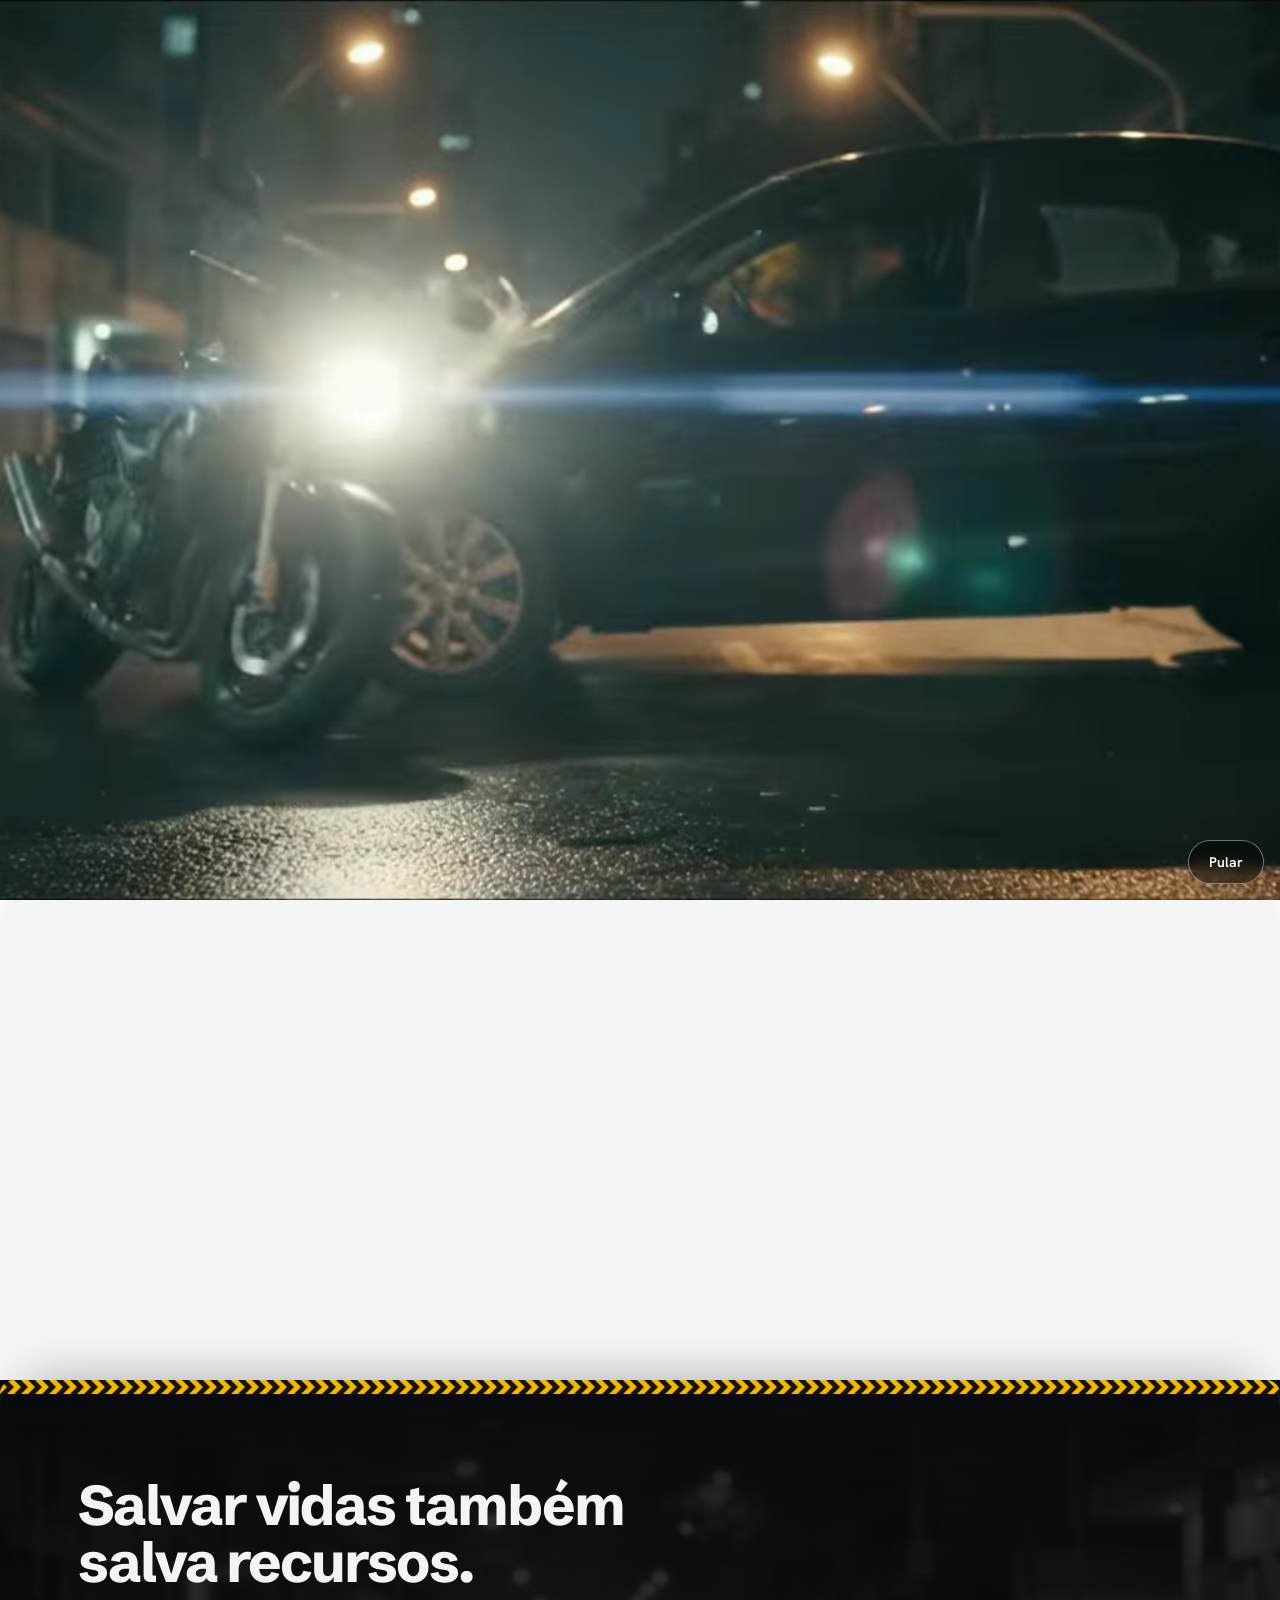
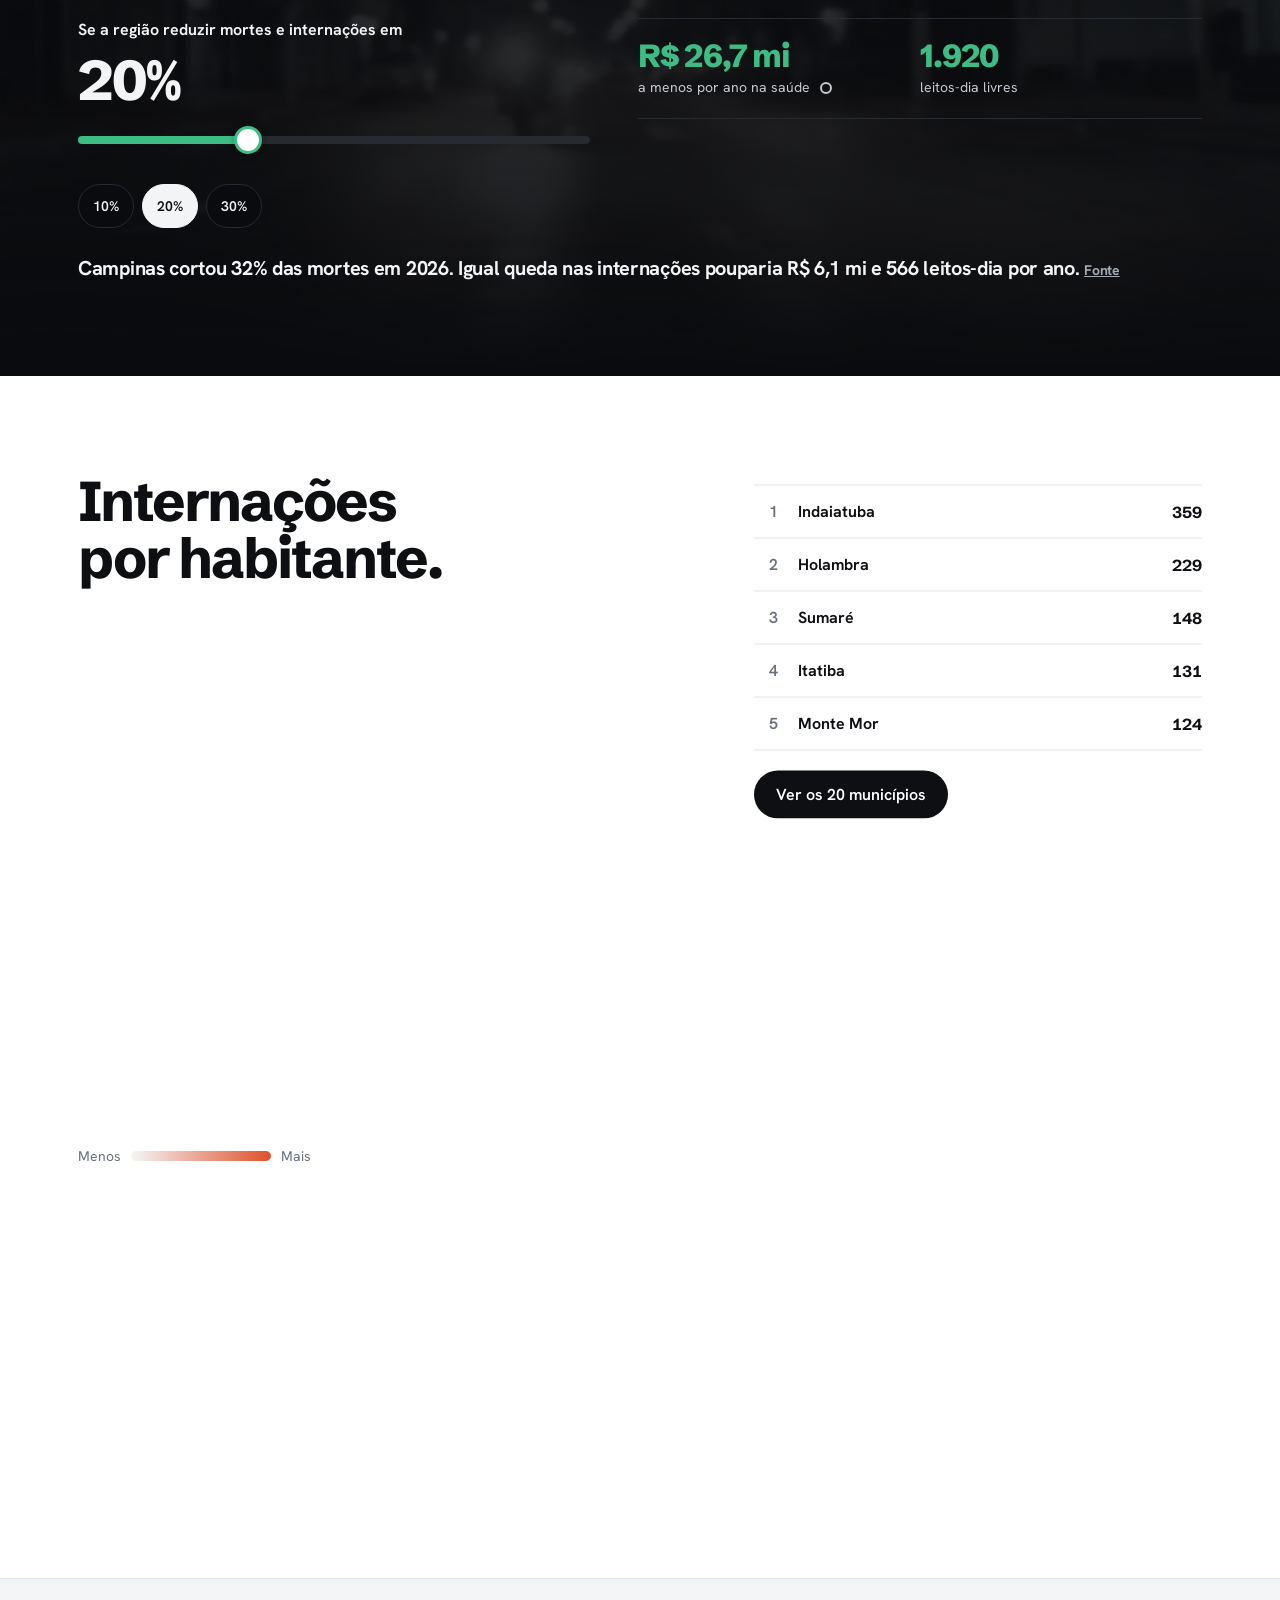
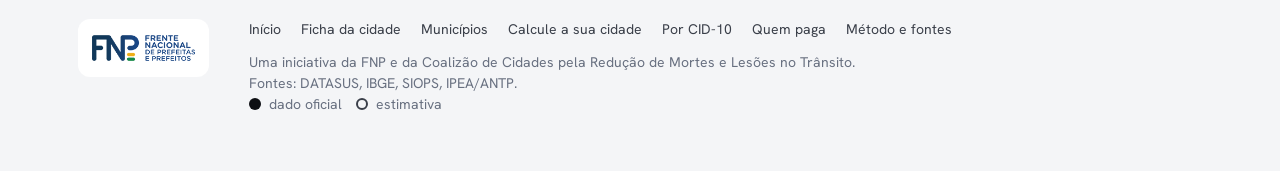
<file: index.html>
<!doctype html>
<html lang="pt-BR">
<head>
<title>Custo do Trânsito RMC</title>
<meta name="description" content="Quanto os sinistros de trânsito custam aos 20 municípios da Região Metropolitana de Campinas, quanto disso a tabela do SUS não cobre, e quanto a prevenção economiza.">
<meta charset="utf-8">
<meta name="viewport" content="width=device-width,initial-scale=1,viewport-fit=cover">
<link rel="preconnect" href="https://fonts.googleapis.com">
<link rel="preconnect" href="https://fonts.gstatic.com" crossorigin>
<link rel="stylesheet" href="https://fonts.googleapis.com/css2?family=Schibsted+Grotesk:wght@400..900&family=Hanken+Grotesk:wght@400..700&family=Overpass+Mono:wght@600&display=swap">
<link rel="stylesheet" href="assets/style.css">
<link rel="icon" href="assets/fnp.png">
<meta property="og:type" content="website">
<meta property="og:title" content="Custo do Trânsito RMC">
<meta property="og:description" content="Para cada R$ 1 que o SUS pagou por internações de trânsito, a conta real foi de pelo menos R$ 27. Campinas e os 20 municípios da região.">
<meta property="og:image" content="https://arturfortunato1.github.io/custo-transito-rmc/assets/og.png">
<meta name="twitter:card" content="summary_large_image">
<meta name="theme-color" content="#0d0f13">
<script src="assets/motion.js" defer></script>

<script src="assets/intro.js"></script>
</head>
<body data-page="inicio">
<div id="nav"></div>
<nav class="secnav" aria-label="Nesta página"><a href="#conta">A conta</a><a href="#moto">A moto</a><a href="#prevencao">Prevenção</a><a href="#mapa">Mapa</a><a href="#explorar">Explorar</a></nav>

<main>
  <section class="hero dark noite" id="conta" data-pin><div class="wrap">
    <p class="eyebrow">Frente Nacional de Prefeitas e Prefeitos · RMC, <span id="ano"></span></p>
    <h1 class="display" style="margin-top:18px;max-width:20ch">Para cada R$&nbsp;1 que o SUS pagou, a conta real foi de ao menos <span class="mark-gap"><b class="n" id="hX">R$&nbsp;27</b></span>.</h1>
    <figure class="hero-card" aria-label="A conta de 2025 na região">
    <div id="heroUnits"></div>
    <div class="gap-legend">
      <div class="s"><span class="k"><i class="key" style="--c:var(--sus)"></i>Tabela SUS <span class="src ok">SIH/SUS 2025, valor oficial</span></span><span class="v n" id="hTab"></span></div>
      <div></div>
      <div class="r"><span class="k"><i class="key h"></i>Estimado <span class="src est">IPEA/ANTP corrigido pelo IPCA, margem de ±50%</span></span><span class="v n" id="hGap"></span></div>
    </div>
    </figure>
    <p class="kpis" id="kpis"></p>
    <div class="actions" style="margin-top:28px"><a class="btn" href="municipio.html#campinas">Calcule a sua cidade</a><a class="btn ghost" href="metodo.html#estimativa">Como calculamos</a></div>
  </div></section>

  <section class="sec band" id="moto" data-pin><div class="wrap">
    <div class="sec-head" style="margin-bottom:28px">
      <h2 class="h2">A moto lidera.</h2>
    </div>
    <div id="vit"></div>
    <p class="quote" id="quote" style="margin-top:32px"></p>
  </div></section>

  <section class="sec dark has-bgv" id="prevencao"><video class="bgv" muted playsinline loop preload="none" poster="assets/rua.jpg" aria-hidden="true" tabindex="-1"><source src="assets/rua.mp4" type="video/mp4"><source src="assets/rua.webm" type="video/webm"></video><div class="ribbon" aria-hidden="true"></div><div class="wrap">
    <div class="sec-head" style="margin-bottom:28px">
      <h2 class="h2">Salvar vidas também salva recursos.</h2>
    </div>
    <div id="prev"></div>
    <p class="h3" style="font-size:20px;margin-top:28px" id="ex"></p>
  </div></section>

  <section class="sec" id="mapa"><div class="wrap">
    <div class="map-grid">
      <div>
        <div class="sec-head" style="margin-bottom:28px">
          <h2 class="h2">Internações por habitante.</h2>
        </div>
        <div class="tilemap" id="map" data-depth=".08" aria-label="Mapa esquemático dos 20 municípios"></div>
        <div class="scale" id="scale"><span>Menos</span><i aria-hidden="true"></i><span>Mais</span></div>
      </div>
      <div style="padding-top:8px" id="mapSide" data-depth="-.06"></div>
    </div>
  </div></section>

  <section class="sec" id="explorar"><div class="wrap">
    <div class="doors doors4">
      <a class="door" href="sua-cidade.html"><h3 class="h3">Calcule a sua cidade</h3><span class="go">Começar</span></a>
      <a class="door" href="municipio.html#campinas"><h3 class="h3">Ficha da cidade</h3><span class="go">Abrir</span></a>
      <a class="door" href="calculadora.html"><h3 class="h3">Por CID-10</h3><span class="go">Calcular</span></a>
      <a class="door" href="quem-paga.html"><h3 class="h3">Quem paga</h3><span class="go">Ver</span></a>
    </div>
    <p class="small" style="margin-top:32px">Dados oficiais DATASUS, IBGE e SIOPS. <a href="metodo.html">Método aberto.</a></p>
    <p class="fine">Diárias de UTI: não estão nas bases públicas. Informe as do seu hospital na <a href="calculadora.html">calculadora</a>.</p>
  </div></section>
</main>

<div id="footer"></div>
<script src="assets/data-real.js"></script>
<script src="assets/data.js"></script>
<script src="assets/model.js"></script>
<script src="assets/ui.js"></script>
<script>
(function(){
const D=RMC, R=M.regiao, F=M.fmt, esc=UI.esc;
document.getElementById('ano').textContent=D.ano;
document.getElementById('hX').textContent='R$\u00a0'+Math.round(R.real/R.pago);
document.getElementById('heroUnits').innerHTML=UI.unitchart(R.pago,R.real);
document.getElementById('hTab').textContent=F.money(R.pago);
document.getElementById('hGap').textContent=F.money(R.gap);
const propria=R.despPropria/R.despSaude;
document.getElementById('kpis').innerHTML=`<span><b class="n">${F.int(R.internacoes)}</b> internações</span><span><b class="n">${F.int(R.obitos)}</b> mortes</span><span><b class="n">${F.int(R.leitosAno)}</b> leitos o ano todo</span><span><b class="n">${F.pct(propria)}</b> da saúde paga pela prefeitura</span>`;
UI.vitimas(document.getElementById('vit'),R.vitimas,null,true);
const mo=D.vitimasRMC.find(v=>v.id==='moto');
document.getElementById('quote').textContent=`${F.pct(mo.share)} das internações são de motociclistas.`;
UI.prevencao(document.getElementById('prev'),R,{nome:'a região'});
const cps=M.bySlug.campinas, f=D.fatos.campinasReducao, e=M.economia(cps,f.pct);
document.getElementById('ex').innerHTML=`Campinas cortou ${F.pct(f.pct)} das mortes em 2026. Igual queda nas internações pouparia ${F.money(e.saude)} e ${F.int(e.leitosDia)} leitos-dia por ano. <a class="small" href="${f.url}" target="_blank" rel="noopener">Fonte</a>`;
UI.tilemap(document.getElementById('map'),{key:'internPor100k',fmtv:v=>F.int(v)});
const top=M.rank('internPor100k').slice(0,5);
document.getElementById('mapSide').innerHTML=`<ol class="rail" aria-label="As 5 cidades com mais internações por habitante">`+top.map((c,i)=>`<li><a class="card" href="municipio.html#${c.slug}">
  <span class="pos n">${i+1}º</span><b class="nm">${esc(c.nome)}</b>
  <span class="big n">${F.int(c.internPor100k)}</span><span class="k">internações por 100 mil habitantes</span>
  ${UI.gapbar(c.tab,c.real,'sm')}<span class="k"><b class="mark-sus n">${F.money(c.tab)}</b> pagos · <b class="n">${F.money(c.real)}</b> estimado</span></a></li>`).join('')+`</ol><ol class="rank">`+top.map((c,i)=>`<li><a class="rk c3" href="municipio.html#${c.slug}">
  <span class="i n">${i+1}</span><span class="nm"><b>${esc(c.nome)}</b></span>
  <span class="v n">${F.int(c.internPor100k)}</span></a></li>`).join('')+`</ol><div class="actions" style="margin-top:20px"><a class="btn" href="municipios.html">Ver os 20 municípios</a></div>`;
})();
</script>
</body>
</html>
</file>
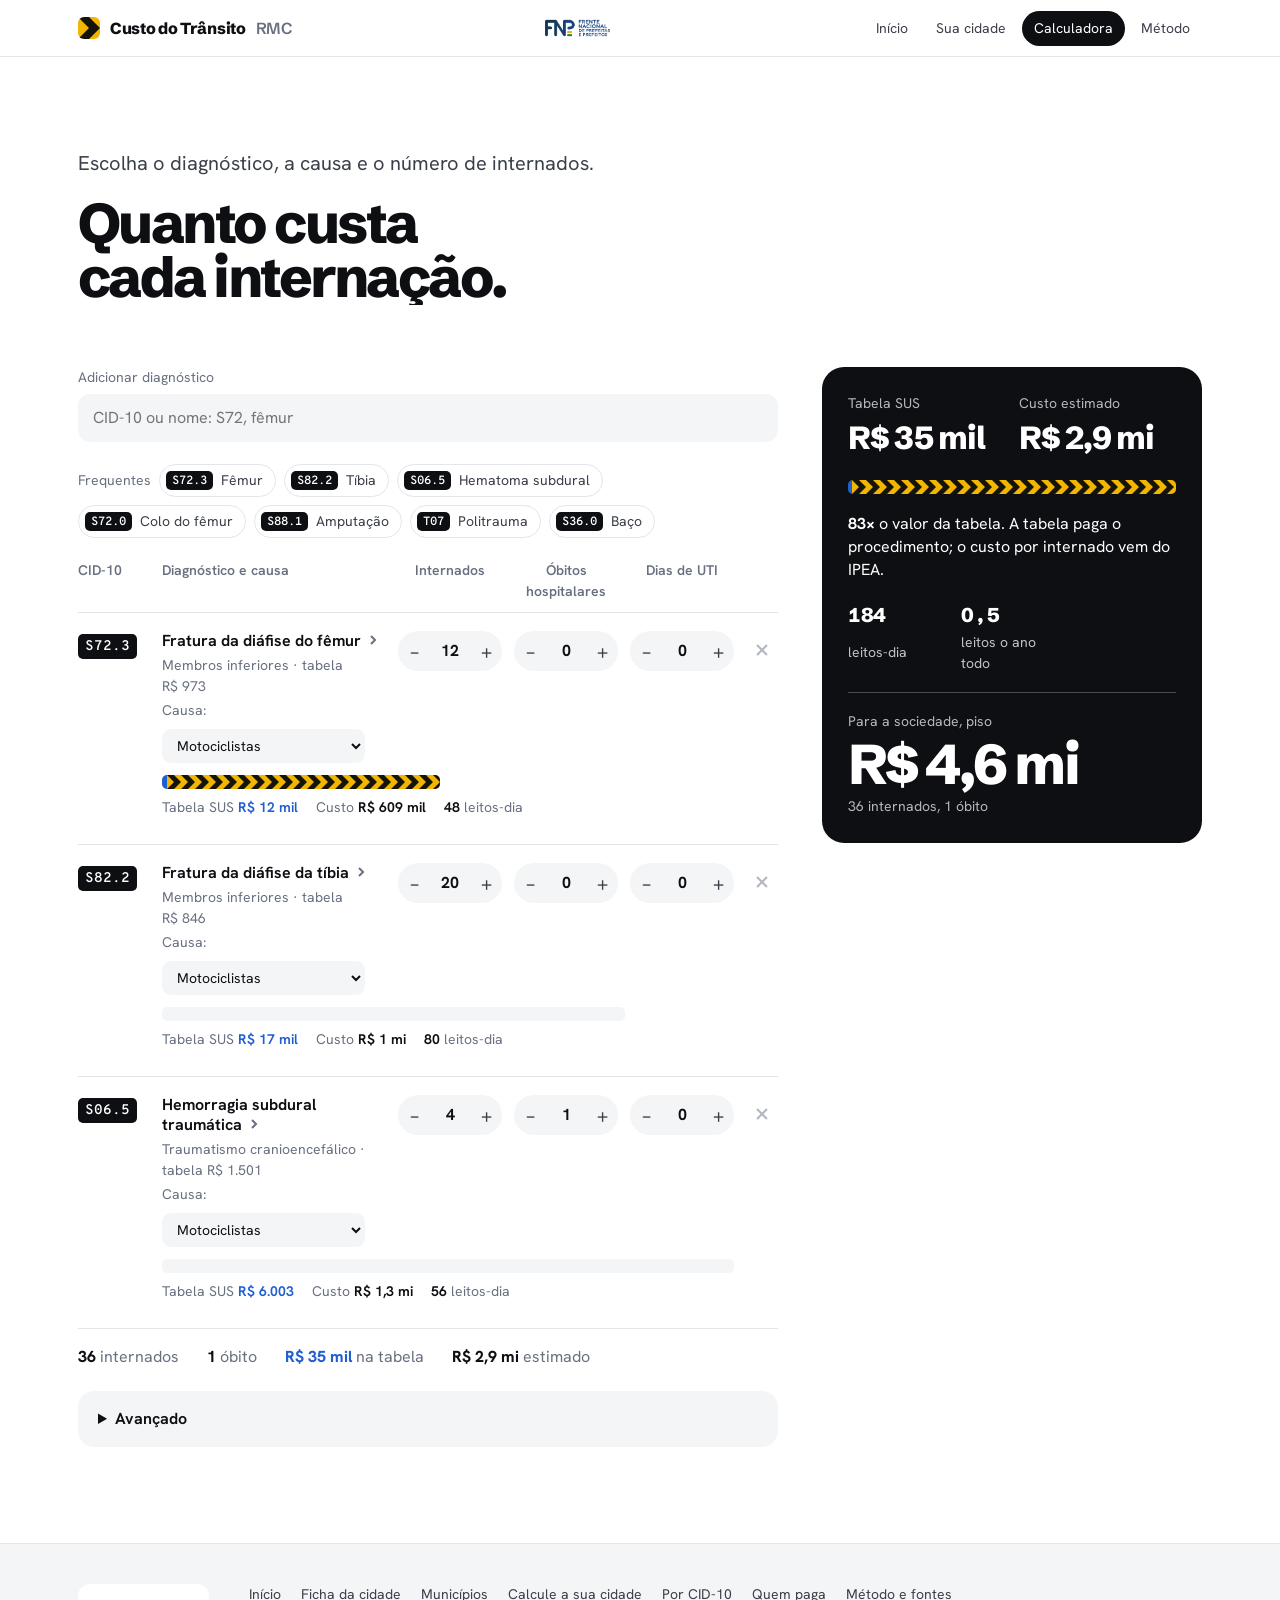
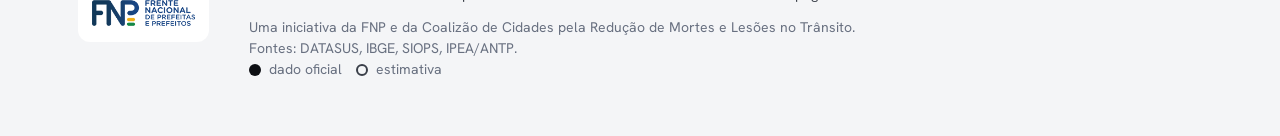
<file: calculadora.html>
<!doctype html>
<html lang="pt-BR">
<head>
<title>Calculadora por CID-10 · Custo do Trânsito RMC</title>
<meta charset="utf-8">
<meta name="viewport" content="width=device-width,initial-scale=1,viewport-fit=cover">
<link rel="preconnect" href="https://fonts.googleapis.com">
<link rel="preconnect" href="https://fonts.gstatic.com" crossorigin>
<link rel="stylesheet" href="https://fonts.googleapis.com/css2?family=Schibsted+Grotesk:wght@400..900&family=Hanken+Grotesk:wght@400..700&family=Overpass+Mono:wght@600&display=swap">
<link rel="stylesheet" href="assets/style.css">
<link rel="icon" href="assets/fnp.png">
<meta property="og:type" content="website">
<meta property="og:title" content="Custo do Trânsito RMC">
<meta property="og:description" content="Para cada R$ 1 que o SUS pagou por internações de trânsito, a conta real foi de pelo menos R$ 27. Campinas e os 20 municípios da região.">
<meta property="og:image" content="https://arturfortunato1.github.io/custo-transito-rmc/assets/og.png">
<meta name="twitter:card" content="summary_large_image">
<meta name="theme-color" content="#0d0f13">
<script src="assets/motion.js" defer></script>

</head>
<body data-page="calculadora">
<div id="nav"></div>
<main>
  <section class="hero" style="padding-top:64px"><div class="wrap">
        <h1 class="display" style="margin-top:18px;font-size:clamp(32px,6vw,56px);max-width:14ch">Quanto custa cada internação.</h1>
    <p class="lede">Escolha o diagnóstico, a causa e o número de internados.</p>
  </div></section>

  <section class="sec-tight"><div class="wrap">
    <div class="calc">
      <div class="work">
        <div class="fld">
          <label for="cidSearch">Adicionar diagnóstico</label>
          <input type="search" id="cidSearch" placeholder="CID-10 ou nome: S72, fêmur" autocomplete="off" role="combobox" aria-expanded="false" aria-controls="cidList">
          <ul class="results" id="cidList" role="listbox" hidden></ul>
        </div>
        <div class="chips" id="chips" aria-label="Diagnósticos frequentes em vítimas de trânsito"></div>
        <div>
          <div class="cid-head" aria-hidden="true"><span>CID-10</span><span>Diagnóstico e causa</span><span>Internados</span><span>Óbitos hospitalares</span><span title="Do seu hospital. Não é público.">Dias de UTI</span><span></span></div>
          <ol class="cids" id="cidRows"></ol>
          <div class="cid-foot" id="cidFoot"></div>
        </div>
        <details class="params">
          <summary>Avançado</summary>
          <div class="compo"><h3 class="h3" style="font-size:16px">Por tipo de vítima</h3><ul class="legend" id="byType"></ul></div>
          <p class="small" style="margin-bottom:16px">Valores de tabela: SIGTAP 12/2025. A classe moderado ou grave é do site. Estimativas, ±50%.</p>
          <div class="pgrid" style="grid-template-columns:repeat(2,minmax(0,1fr))">
            <label class="fld"><span class="lab">Referência de custo hospitalar</span>
              <select id="cenario"><option value="conservador">Conservadora</option><option value="medio">Média</option></select>
              <span class="hint">Custo por internado, IPEA/ANTP.</span></label>
            <label class="fld"><span class="lab">Diária de UTI na tabela SUS (R$)</span>
              <input type="number" id="pUti" min="0" step="10">
              <span class="hint">SIGTAP 12/2025</span></label>
          </div>
        </details>
      </div>

      <aside class="side" id="resultado">
        <div class="result" aria-live="polite">
                    <div class="vs">
            <div><span class="k">Tabela SUS</span><span class="v n" id="vSus"></span></div>
            <div><span class="k">Custo estimado</span><span class="v n" id="vReal"></span></div>
          </div>
          <div id="cmp"></div>
          <p id="gapLine" style="font-size:16px;line-height:1.45"></p>
          <div class="load">
            <div><b class="n" id="lLeitos"></b><span>leitos-dia</span></div>
            <div><b class="n" id="lAno"></b><span>leitos o ano todo</span></div>
          </div>
          <div class="tot">
            <span class="k">Para a sociedade, piso</span>
            <span class="v n" id="tTotal"></span>
            <span class="k" id="tSub"></span>
          </div>
        </div>
      </aside>
    </div>
  </div></section>
</main>
<div id="footer"></div>
<script src="assets/data-real.js"></script>
<script src="assets/data.js"></script>
<script src="assets/model.js"></script>
<script src="assets/ui.js"></script>
<script>
(function(){
const D=RMC, F=M.fmt, esc=UI.esc, money=F.money, INT=F.int, REF=D.ref;
const CIDS=M.CIDS, BYCID=Object.fromEntries(CIDS.map(c=>[c.cid,c]));
const norm=t=>t.normalize('NFD').replace(/[̀-ͯ]/g,'').toLowerCase();
const ARROW='<svg viewBox="0 0 12 12" aria-hidden="true"><path d="M4 2l4 4-4 4" fill="none" stroke="currentColor" stroke-width="2"/></svg>';
const XICON='<svg viewBox="0 0 14 14" aria-hidden="true"><path d="M2 2l10 10M12 2L2 12" stroke="currentColor" stroke-width="2"/></svg>';
const TIPOS=D.tipos;
const SAUDE_SHARE=['Atendimento médico-hospitalar','Resgate de vítimas','Reabilitação de vítimas'].reduce((s,k)=>s+M.COMP[k],0)/Object.values(M.COMP).reduce((a,b)=>a+b,0);
document.getElementById('pUti').value=D.utiDiaria;
let lines=[['S72.3',12,0,0,'moto'],['S82.2',20,0,0,'moto'],['S06.5',4,1,0,'moto']].map(([cid,n,o,uti,tipo])=>({cid,n,o,uti,tipo}));
const open=new Set();
const val=id=>{const v=parseFloat(document.getElementById(id).value);return isFinite(v)&&v>=0?v:0};

function stepper(k,i,v,cid,label,cls){
  return `<div class="qcell ${cls}"><span class="ml">${label}</span><div class="step">
    <button type="button" data-step="-1" data-i="${i}" data-k="${k}" id="${k}_${cid}_m" aria-label="Diminuir ${label.toLowerCase()} ${cid}">−</button>
    <input class="qty" type="number" inputmode="numeric" min="0" step="1" value="${v}" data-i="${i}" data-k="${k}" id="${k}_${cid}" aria-label="${label} ${cid}">
    <button type="button" data-step="1" data-i="${i}" data-k="${k}" id="${k}_${cid}_p" aria-label="Aumentar ${label.toLowerCase()} ${cid}">+</button></div></div>`;}

function renderLines(R){
  const box=document.getElementById('cidRows'),foot=document.getElementById('cidFoot');
  if(!lines.length){box.innerHTML=`<li class="empty">Adicione um diagnóstico acima.</li>`;foot.innerHTML='';return;}
  const maxReal=Math.max(...R.rows.map(r=>r.real),1);
  box.innerHTML=lines.map((l,i)=>{const c=BYCID[l.cid],r=R.rows[i],isOpen=open.has(l.cid);
    const w=r.real/maxReal*100;
    return `<li class="cr${isOpen?' open':''}">
      <span class="km">${c.cid}</span>
      <div class="dx"><button type="button" class="dx-btn" data-open="${c.cid}" aria-expanded="${isOpen}">${esc(c.nome)}${ARROW}</button>
        <small>${esc(c.grupo)} · tabela <span class="n">${F.brl(c.tabela)}</span></small>
        <label class="small" style="display:flex;gap:8px;align-items:center;flex-wrap:wrap">Causa: <select class="vsel" data-i="${i}" data-k="tipo" aria-label="Tipo de vítima ${c.cid}">${TIPOS.map(t=>`<option value="${t.id}"${t.id===l.tipo?' selected':''}>${t.nome}</option>`).join('')}</select></label></div>
      ${stepper('n',i,l.n,c.cid,'Internados','qa')}
      ${stepper('o',i,l.o,c.cid,'Óbitos hospitalares','qo')}
      ${stepper('uti',i,l.uti,c.cid,'Dias de UTI','qu')}
      <button type="button" class="rm" data-rm="${i}" aria-label="Remover ${c.cid}">${XICON}</button>
      <div class="gap">
        <div style="width:${Math.max(w,3)}%">${UI.gapbar(r.tab,r.real,'sm')}</div>
        <div class="glab"><span class="s">Tabela SUS <b class="n">${money(r.tab)}</b></span><span>Custo <b class="n">${money(r.real)}</b></span><span><b class="n">${F.dec(r.leitosDia,0)}</b> leitos-dia</span></div>
      </div>
      ${isOpen?`<div class="det">
        <p><b>Procedimento do SIGTAP.</b> ${esc(c.linha.toLowerCase())}, código <a href="${c.url}" target="_blank" rel="noopener">${c.codigo}</a>. Permanência média de ${c.permanencia} dias.</p>
        <div class="mini-wrap"><table class="mini"><thead><tr><th>Componente</th><th class="r">Por caso</th><th class="r">Total</th></tr></thead><tbody>
          <tr><td>Procedimento na tabela SUS</td><td class="r n">${F.brl(c.tabela)}</td><td class="r n">${money(c.tabela*l.n)}</td></tr>
          ${l.uti>0?`<tr><td>Diárias de UTI (${INT(l.uti)} dias a ${F.brl(val('pUti'))})</td><td class="r n">–</td><td class="r n">${money(l.uti*val('pUti'))}</td></tr>`:''}
          <tr><td>Custo hospitalar estimado (${r.classeLbl})</td><td class="r n">${F.brl(r.custoCaso)}</td><td class="r n">${money(r.real)}</td></tr>
        </tbody></table></div>
        <p>A classe ${c.classe==='grave'?'grave':'moderada'} é uma escolha do site para este diagnóstico. Referência de custo: ${F.brl(c.custo)} por internado ${c.classe==='grave'?'grave':'moderado'} (IPEA/ANTP, dez/2025).</p>
      </div>`:''}
    </li>`}).join('');
  foot.innerHTML=`<span><b class="n">${INT(R.n)}</b> internados</span><span><b class="n">${INT(R.o)}</b> ${R.o===1?'óbito':'óbitos'}</span><span><b class="n" style="color:var(--sus)">${money(R.tab)}</b> na tabela</span><span><b class="n">${money(R.real)}</b> estimado</span>`;
}

const sbar=UI.stickybar('resultado');
function calc(){
  const uti=val('pUti'), scen=document.getElementById('cenario').value;
  const R={rows:[],tab:0,real:0,n:0,o:0,leitosDia:0,utiDias:0,B:0}, porTipo={};
  lines.forEach(l=>{const c=BYCID[l.cid];
    const o=Math.min(l.o,l.n);
    const custoCaso = scen==='medio' ? REF.hospMedio : c.custo;
    const classeLbl = scen==='medio' ? 'média do IPEA/ANTP' : (c.classe==='grave'?'internado grave':'internado moderado');
    const tab=c.tabela*l.n + l.uti*uti, real=custoCaso*l.n, leitos=c.permanencia*l.n;
    const sobrev=l.n-o, B=o*REF.vitimaMorte + sobrev*REF.vitimaFerido;
    R.rows.push({tab,real,leitosDia:leitos,custoCaso,classeLbl});
    R.tab+=tab; R.real+=real; R.n+=l.n; R.o+=o; R.leitosDia+=leitos; R.utiDias+=l.uti; R.B+=B;
    porTipo[l.tipo]=(porTipo[l.tipo]||0)+l.n;
  });
  renderLines(R);
  sbar(`<span>SUS <b>${money(R.tab)}</b></span><span>estimado <b>${money(R.real)}</b></span><span><b>${INT(R.leitosDia)}</b> leitos-dia</span>`);
  document.getElementById('vSus').textContent=money(R.tab);
  document.getElementById('vReal').textContent=money(R.real);
  document.getElementById('cmp').innerHTML=UI.gapbar(R.tab,R.real,'sm');
  document.getElementById('gapLine').innerHTML=R.tab?`<b class="n">${F.x0(R.real/R.tab)}</b> o valor da tabela. A tabela paga o procedimento; o custo por internado vem do IPEA.`:'Adicione um diagnóstico para simular.';
  document.getElementById('lLeitos').textContent=INT(R.leitosDia);
  document.getElementById('lAno').textContent=F.lt(R.leitosDia/365);
    document.getElementById('tTotal').textContent=money(R.real+R.B*(1-SAUDE_SHARE));
  document.getElementById('tSub').textContent=`${F.pl(R.n,'internado','internados')}, ${F.pl(R.o,'óbito','óbitos')}`;
  const tot=R.n||1;
  document.getElementById('byType').innerHTML=TIPOS.map(t=>{const n=porTipo[t.id]||0;return `<li style="grid-template-columns:auto minmax(0,1fr) auto 44px"><i class="key" style="--c:${t.cor}"></i><span>${t.nome}</span><span class="val n">${INT(n)} internados</span><span class="pc n">${Math.round(n/tot*100)}%</span></li>`}).join('');
}

const box=document.getElementById('cidRows');
box.addEventListener('change',e=>{
  const sel=e.target.closest('select[data-k="tipo"]'); if(sel){lines[+sel.dataset.i].tipo=sel.value;calc();return;}
  const t=e.target.closest('.qty');if(!t)return;
  const l=lines[+t.dataset.i];l[t.dataset.k]=Math.max(0,Math.round(+t.value||0));if(l.o>l.n)l.o=l.n;calc();
  const again=document.getElementById(t.id);if(again)again.focus();});
box.addEventListener('click',e=>{
  const st=e.target.closest('[data-step]');if(st){const l=lines[+st.dataset.i],k=st.dataset.k;
    l[k]=Math.max(0,l[k]+(+st.dataset.step));if(l.o>l.n)l.o=l.n;const id=st.id;calc();const b=document.getElementById(id);if(b)b.focus();return;}
  const rm=e.target.closest('[data-rm]');if(rm){const l=lines.splice(+rm.dataset.rm,1)[0];open.delete(l.cid);calc();return;}
  const op=e.target.closest('[data-open]');if(op){const k=op.dataset.open;open.has(k)?open.delete(k):open.add(k);calc();const b=document.querySelector(`[data-open="${k}"]`);if(b)b.focus();}});
document.querySelector('details.params').addEventListener('input',calc);

function addCid(cid){if(!lines.some(l=>l.cid===cid))lines.push({cid,n:1,o:0,uti:0,tipo:'moto'});calc();
  const inp=document.getElementById('n_'+cid);if(inp){inp.focus();inp.select();}}

const search=document.getElementById('cidSearch'),list=document.getElementById('cidList');let hits=[],act=0;
function showList(){const q=norm(search.value.trim());
  if(!q){list.hidden=true;search.setAttribute('aria-expanded','false');return;}
  hits=CIDS.filter(c=>norm(c.cid+' '+c.nome+' '+c.grupo+' '+c.linha).includes(q)||norm(c.cid).replace('.','').startsWith(q.replace('.',''))).slice(0,8);act=0;
  list.innerHTML=hits.length?hits.map((c,i)=>`<li role="option" id="opt${i}" data-cid="${c.cid}" aria-selected="${i===0}"><span class="km">${c.cid}</span><span>${esc(c.nome)}<small>${esc(c.grupo)}</small></span></li>`).join(''):`<li class="none">Nenhum resultado. A lista tem ${CIDS.length} lesões frequentes.</li>`;
  list.hidden=false;search.setAttribute('aria-expanded','true');}
function pick(cid){addCid(cid);search.value='';list.hidden=true;search.setAttribute('aria-expanded','false');}
search.addEventListener('input',showList);
search.addEventListener('keydown',e=>{if(list.hidden||!hits.length)return;
  if(e.key==='ArrowDown'||e.key==='ArrowUp'){e.preventDefault();act=(act+(e.key==='ArrowDown'?1:-1)+hits.length)%hits.length;
    list.querySelectorAll('li').forEach((li,i)=>li.setAttribute('aria-selected',i===act));search.setAttribute('aria-activedescendant','opt'+act);}
  else if(e.key==='Enter'){e.preventDefault();pick(hits[act].cid);}
  else if(e.key==='Escape'){list.hidden=true;}});
list.addEventListener('mousedown',e=>{const li=e.target.closest('[data-cid]');if(li){e.preventDefault();pick(li.dataset.cid);}});
search.addEventListener('blur',()=>setTimeout(()=>{list.hidden=true},120));

const chips=document.getElementById('chips');
const SHORTN={'S72.3':'Fêmur','S82.2':'Tíbia','S06.5':'Hematoma subdural','S72.0':'Colo do fêmur','S88.1':'Amputação','T07':'Politrauma','S36.0':'Baço'};
chips.innerHTML='<span>Frequentes</span>'+Object.keys(SHORTN).map(c=>`<button type="button" class="chip" data-add="${c}"><span class="km">${c}</span>${SHORTN[c]}</button>`).join('');
chips.addEventListener('click',e=>{const b=e.target.closest('[data-add]');if(b)addCid(b.dataset.add);});
calc();
})();
</script>
</body>
</html>
</file>
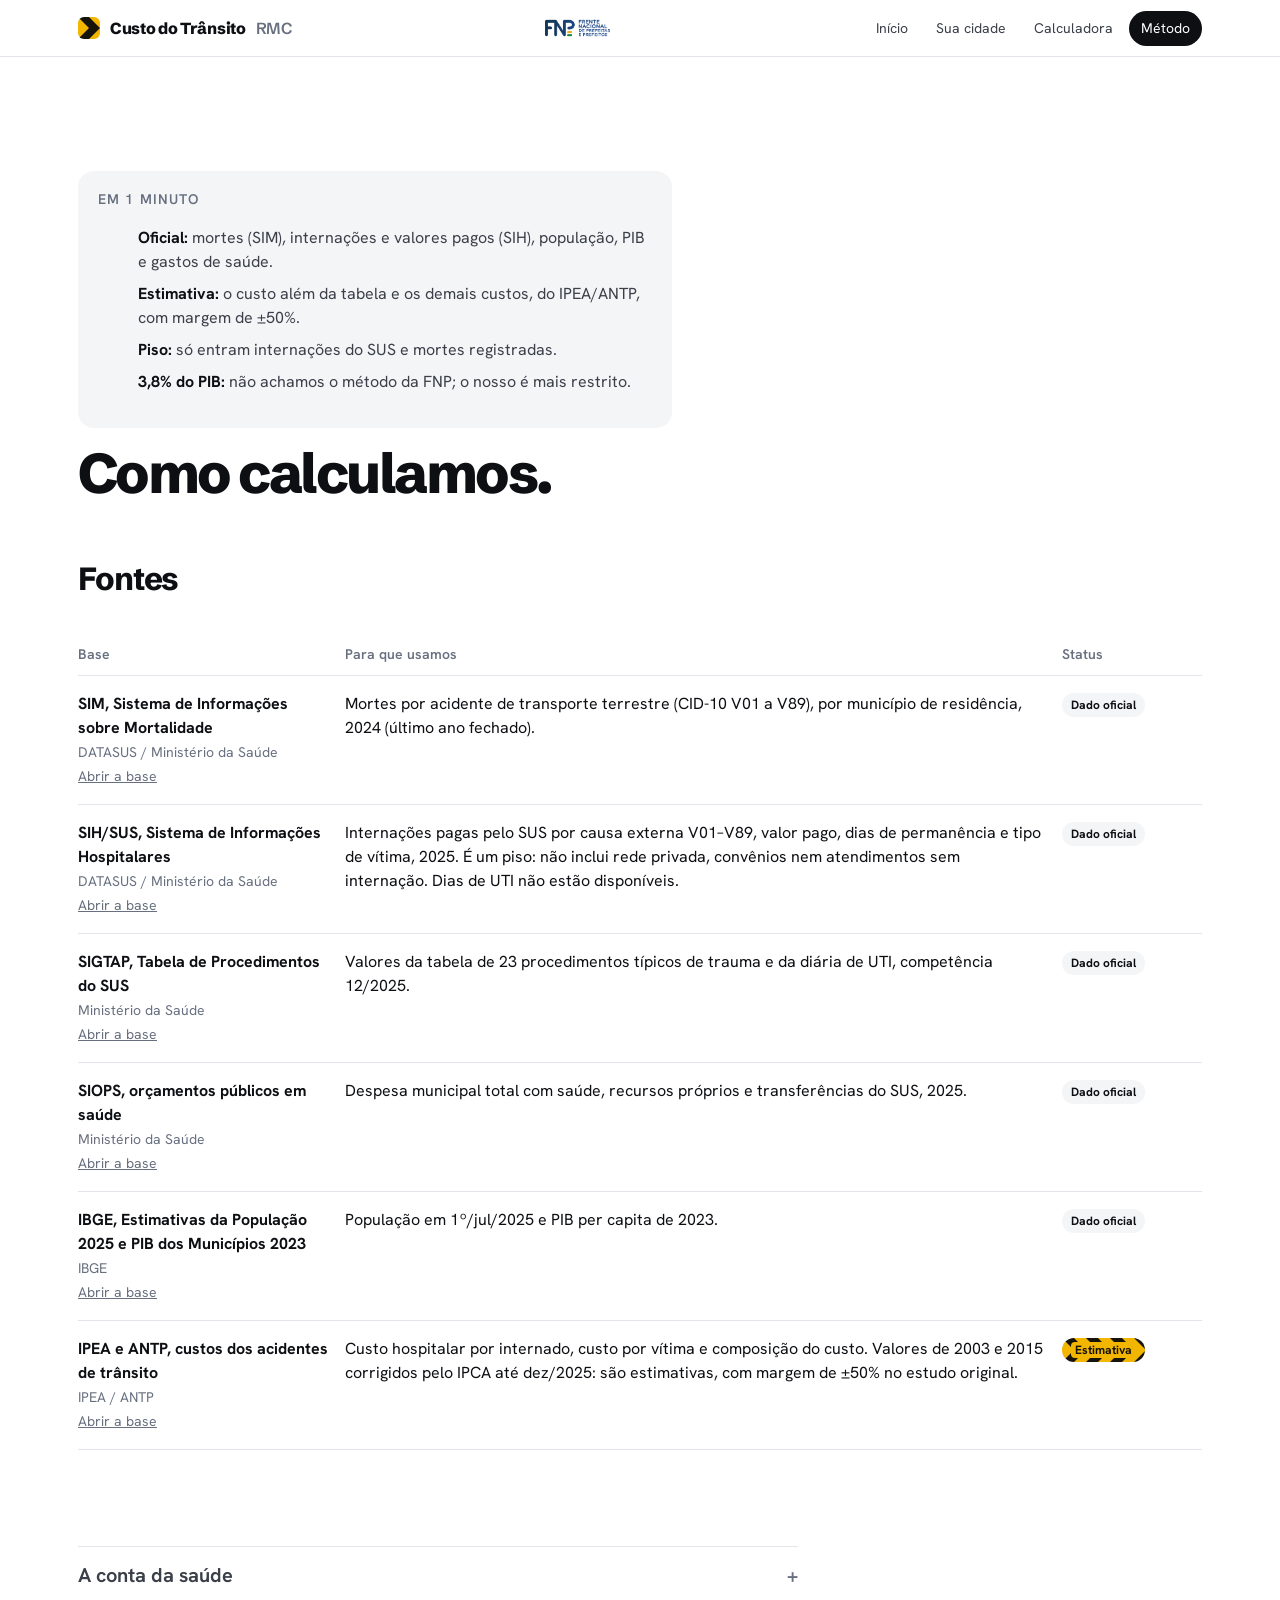
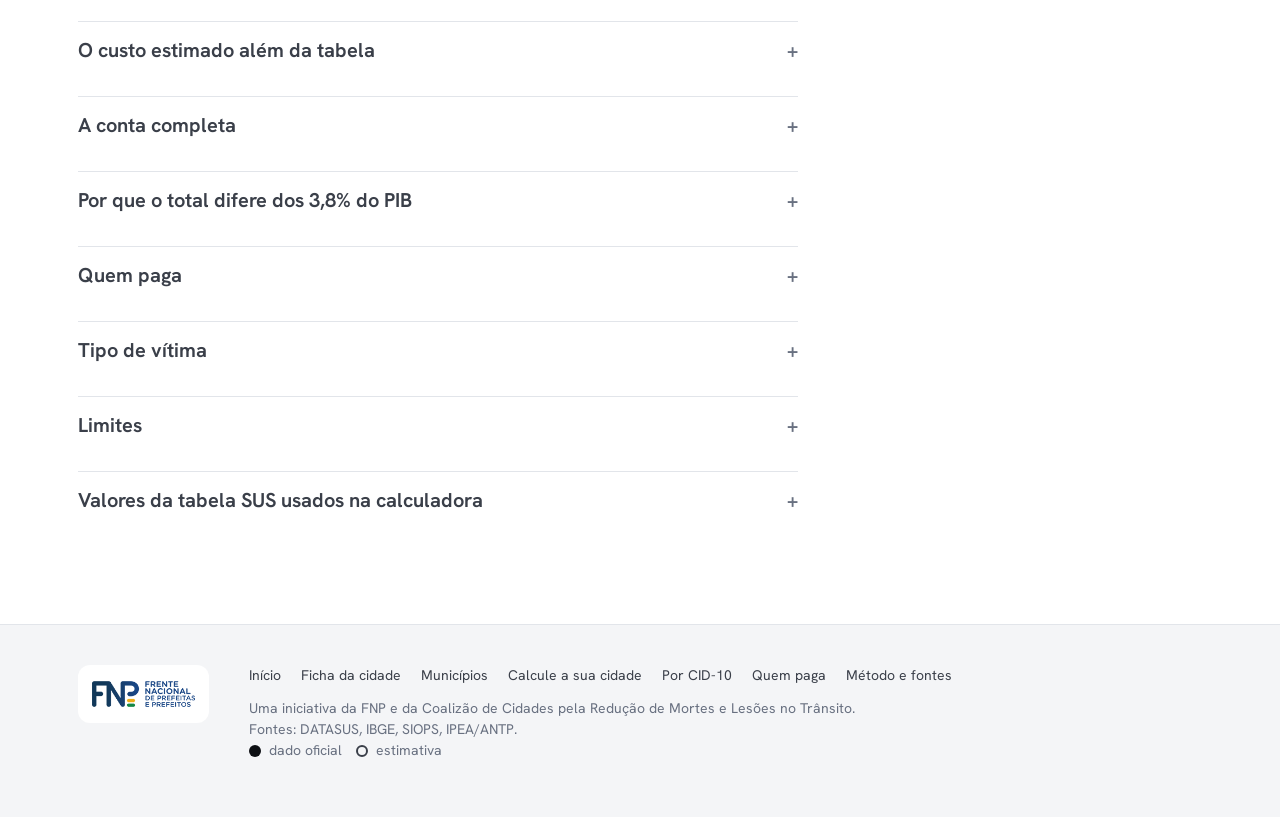
<file: metodo.html>
<!doctype html>
<html lang="pt-BR">
<head>
<title>Método e fontes · Custo do Trânsito RMC</title>
<meta charset="utf-8">
<meta name="viewport" content="width=device-width,initial-scale=1,viewport-fit=cover">
<link rel="preconnect" href="https://fonts.googleapis.com">
<link rel="preconnect" href="https://fonts.gstatic.com" crossorigin>
<link rel="stylesheet" href="https://fonts.googleapis.com/css2?family=Schibsted+Grotesk:wght@400..900&family=Hanken+Grotesk:wght@400..700&family=Overpass+Mono:wght@600&display=swap">
<link rel="stylesheet" href="assets/style.css">
<link rel="icon" href="assets/fnp.png">
<meta property="og:type" content="website">
<meta property="og:title" content="Custo do Trânsito RMC">
<meta property="og:description" content="Para cada R$ 1 que o SUS pagou por internações de trânsito, a conta real foi de pelo menos R$ 27. Campinas e os 20 municípios da região.">
<meta property="og:image" content="https://arturfortunato1.github.io/custo-transito-rmc/assets/og.png">
<meta name="twitter:card" content="summary_large_image">
<meta name="theme-color" content="#0d0f13">
<script src="assets/motion.js" defer></script>

</head>
<body data-page="metodo">
<div id="nav"></div>
<main>
  <section class="hero"><div class="wrap">
    <h1 class="display" style="margin-top:18px;font-size:clamp(32px,6vw,56px);max-width:14ch">Como calculamos.</h1>
    <div class="notice" style="margin-top:28px;max-width:640px;display:block"><p class="eyebrow" style="margin-bottom:10px">Em 1 minuto</p>
      <ul class="min">
        <li><b>Oficial:</b> mortes (SIM), internações e valores pagos (SIH), população, PIB e gastos de saúde.</li>
        <li><b>Estimativa:</b> o custo além da tabela e os demais custos, do IPEA/ANTP, com margem de ±50%.</li>
        <li><b>Piso:</b> só entram internações do SUS e mortes registradas.</li>
        <li><b>3,8% do PIB:</b> não achamos o método da FNP; o nosso é mais restrito.</li>
      </ul></div>
  </div></section>

  <section class="sec-tight" id="fontes"><div class="wrap">
    <div class="sec-head">
      <h2 class="h2" style="font-size:clamp(32px,3.4vw,32px)">Fontes</h2>
    </div>
    <div class="src-wrap"><table class="src-table">
      <thead><tr><th>Base</th><th>Para que usamos</th><th>Status</th></tr></thead>
      <tbody id="src"></tbody>
    </table></div>
  </div></section>

  <section class="sec"><div class="wrap">
    <div class="prose">
      <h3>A conta da saúde</h3>
      <p><b>O que o SUS pagou.</b> Soma do valor das AIH (autorizações de internação hospitalar) pagas em 2025 para internações com causa externa V01 a V89, por município de residência da vítima, segundo o SIH/SUS. É um dado oficial e é um <b>piso</b>: não inclui rede privada, convênios, atendimentos de pronto-socorro sem internação nem internações sem causa externa registrada.</p>
      <p><b>Mortes.</b> Vêm do SIM, por município de residência, em 2024, o último ano fechado. O SIM conta todas as mortes (no local, a caminho e no hospital). O SIH conta só quem morreu internado pelo SUS, por isso a calculadora usa o nome “óbitos hospitalares”.</p>
      <p><b>Dias de UTI.</b> O SIH registra os dias de UTI apenas nos microdados completos, que ainda não obtivemos. Por isso o site mostra “n/d” em vez de estimar. Quem tiver o dado do hospital pode informar na calculadora.</p>

      <h3 id="estimativa">O custo estimado além da tabela</h3>
      <p>O SIH informa o que a tabela pagou, não quanto o atendimento custou. Para estimar o custo, usamos o estudo do IPEA e da ANTP sobre acidentes em aglomerações urbanas (2003), que mediu o custo hospitalar por vítima internada. Corrigimos os valores pelo IPCA até dezembro de 2025.</p>
      <code class="formula">custo estimado = internações × custo hospitalar por internado</code>
      <p>No <b>cenário conservador</b>, usado como padrão, cada internação custa o valor de um internado moderado. No <b>cenário médio</b>, o valor médio do estudo. A estimativa depende do perfil dos pacientes: a tabela paga em média <b id="mPagoMedia"></b> por internação, e esse perfil inclui casos leves que o estudo não tem. Por isso o resultado é uma referência de ordem de grandeza, com margem de ±50% adotada pelo próprio estudo, e não uma medida do gasto de cada hospital. O melhor dado seria o custo apurado pelo hospital, e a calculadora aceita esse valor.</p>
      <div class="src-wrap"><table class="src-table" id="ref"></table></div>

      <h3>A conta completa</h3>
      <p>O custo para a sociedade soma o hospital estimado e o restante do custo por vítima do IPEA e da ANTP: produção perdida, danos a veículos e propriedade, poder público fora da saúde e congestionamento. O custo por vítima é R$ 372 mil por morte e R$ 48 mil por ferido, em valores de dez/2025. Como só conhecemos as internações, tratamos cada internado como um ferido e o total é um piso.</p>
      <code class="formula">total = hospital estimado + (mortes × custo por morte + internações × custo por ferido) × parte não hospitalar</code>
      <p>A parte não hospitalar é o que sobra da composição do IPEA/ANTP depois de tirar o atendimento médico-hospitalar, o resgate e a reabilitação, que já estão no hospital estimado. Os auxílios e pensões do INSS ficam fora do total por padrão, por serem transferências de renda.</p>
      <div class="src-wrap"><table class="src-table" id="comp"></table></div>

      <h3 id="pib">Por que o total difere dos 3,8% do PIB</h3>
      <p>A FNP cita perdas de até 3,8% do PIB com sinistros de trânsito. Este site chega a <b id="mPib"></b> do PIB da região. A diferença tem causas conhecidas, e não localizamos a metodologia que sustenta o número de 3,8%.</p>
      <p>Nosso valor é deliberadamente um piso. Conta só internações pagas pelo SUS e mortes registradas, cada internado entra como um ferido médio e os valores unitários vêm de um estudo de 2003 corrigido só pela inflação. Estudos nacionais incluem todos os feridos, rodovias e custos que não calculamos. O IPEA estimou em 2015 que os acidentes urbanos custam entre R$ 9,9 e R$ 12,9 bilhões por ano no Brasil e recomenda não somar com os custos das rodovias, o que mostra como o resultado depende do método.</p>

      <h3>Quem paga</h3>
      <p>Segundo o SIOPS, em 2025 as prefeituras da região pagaram <b id="mPropria"></b> da despesa de saúde com recursos próprios, e as transferências de União e estado cobriram <b id="mTransf"></b>. Isso vale para toda a saúde, não só para o trânsito.</p>

      <h3>Tipo de vítima</h3>
      <p>A causa externa da internação segue o capítulo XX da CID-10: pedestre (V01–V09), ciclista (V10–V19), motociclista (V20–V29), ocupante de automóvel e caminhonete (V40–V59) e outros. A lesão, nos capítulos S e T, é a base da calculadora por diagnóstico.</p>

      <h3>Limites</h3>
      <p>Os números por município são por residência da vítima. Campinas e outras cidades com hospital de referência atendem moradores de toda a região, e o custo fica onde a vítima é tratada. As mortes de 2025 ainda são preliminares e por isso o site usa 2024. A calculadora por CID-10 usa o procedimento do SIGTAP mais próximo de cada diagnóstico, e a classificação em moderado ou grave é do site.</p>

      <h3>Valores da tabela SUS usados na calculadora</h3>
      <div class="src-wrap"><table class="src-table" id="sigtap"></table></div>
    </div>
  </div></section>
</main>
<div id="footer"></div>
<script src="assets/data-real.js"></script>
<script src="assets/data.js"></script>
<script src="assets/model.js"></script>
<script src="assets/ui.js"></script>
<script>
(function(){
const D=RMC, F=M.fmt, esc=UI.esc, R=M.regiao;
document.getElementById('src').innerHTML=D.fontes.map(f=>`<tr>
  <td><b>${esc(f.nome)}</b><br><span class="small">${esc(f.orgao)}</span><br><a class="small" href="${f.url}" target="_blank" rel="noopener">Abrir a base</a></td>
  <td>${esc(f.uso)}</td>
  <td>${f.real===true?'<span class="pill ok">Dado oficial</span>':'<span class="pill wait"><span>Estimativa</span></span>'}</td></tr>`).join('');
document.getElementById('mPagoMedia').textContent=F.brl(R.pago/R.internacoes);
const c=M.contaCompleta(R,false);
document.getElementById('mPib').textContent=F.dec(c.pibShare*100,2)+'%';
document.getElementById('mPropria').textContent=F.pct(R.despPropria/R.despSaude);
document.getElementById('mTransf').textContent=F.pct((R.transfUniao+R.transfEstado)/R.despSaude);
const num=v=>F.brl(+v);
const ip=id=>D.ipeaTabela.find(r=>r.id===id);
document.getElementById('ref').innerHTML=`<thead><tr><th>Referência</th><th>Preço original</th><th>Corrigido, dez/2025</th></tr></thead><tbody>`+
 ['ipea03_hosp_internado_moderado','ipea03_hosp_internado_medio','ipea03_hosp_internado_grave','ipea03_vitima_morte','ipea03_vitima_ferido'].map(id=>{const r=ip(id);return `<tr><td>${esc(r.parametro)}<br><span class="small">${esc(r.estudo)}, ${esc(r.unidade)}</span></td><td class="n">${num(r.valor_original)}<br><span class="small">${esc(r.data_preco_original)}</span></td><td class="n"><b>${num(r.valor_dez2025)}</b></td></tr>`}).join('')+'</tbody>';
document.getElementById('comp').innerHTML=`<thead><tr><th>Componente do custo por vítima, IPEA/ANTP 2003</th><th>Participação</th></tr></thead><tbody>`+D.composicao.map(r=>`<tr><td>${esc(r.componente)}</td><td class="n">${(+r.participacao_pct).toLocaleString('pt-BR')}%</td></tr>`).join('')+'</tbody>';
document.getElementById('sigtap').innerHTML=`<thead><tr><th>Procedimento</th><th>Total hospitalar</th><th>Permanência</th></tr></thead><tbody>`+D.sigtap.filter(r=>+r.total_hospitalar_rs>0).map(r=>`<tr><td><a href="${r.url}" target="_blank" rel="noopener">${esc(r.procedimento.toLowerCase())}</a><br><span class="small">${r.codigo}</span></td><td class="n">${F.brl(+r.total_hospitalar_rs)}</td><td class="n">${r.media_permanencia_dias?r.media_permanencia_dias+' dias':'–'}</td></tr>`).join('')+'</tbody>';
const pr=document.querySelector('.prose'); let d=null;
[...pr.children].forEach(k=>{ if(k.tagName==='H3'){ d=document.createElement('details'); d.className='acc'; if(k.id) d.id=k.id; const sm=document.createElement('summary'); sm.textContent=k.textContent; pr.insertBefore(d,k); k.remove(); d.appendChild(sm); } else if(d){ d.appendChild(k); } });
function openHash(){ const t=document.getElementById(location.hash.slice(1)); if(t&&t.tagName==='DETAILS'){ t.open=true; t.scrollIntoView(); } }
addEventListener('hashchange',openHash); openHash();
})();
</script>
</body>
</html>
</file>
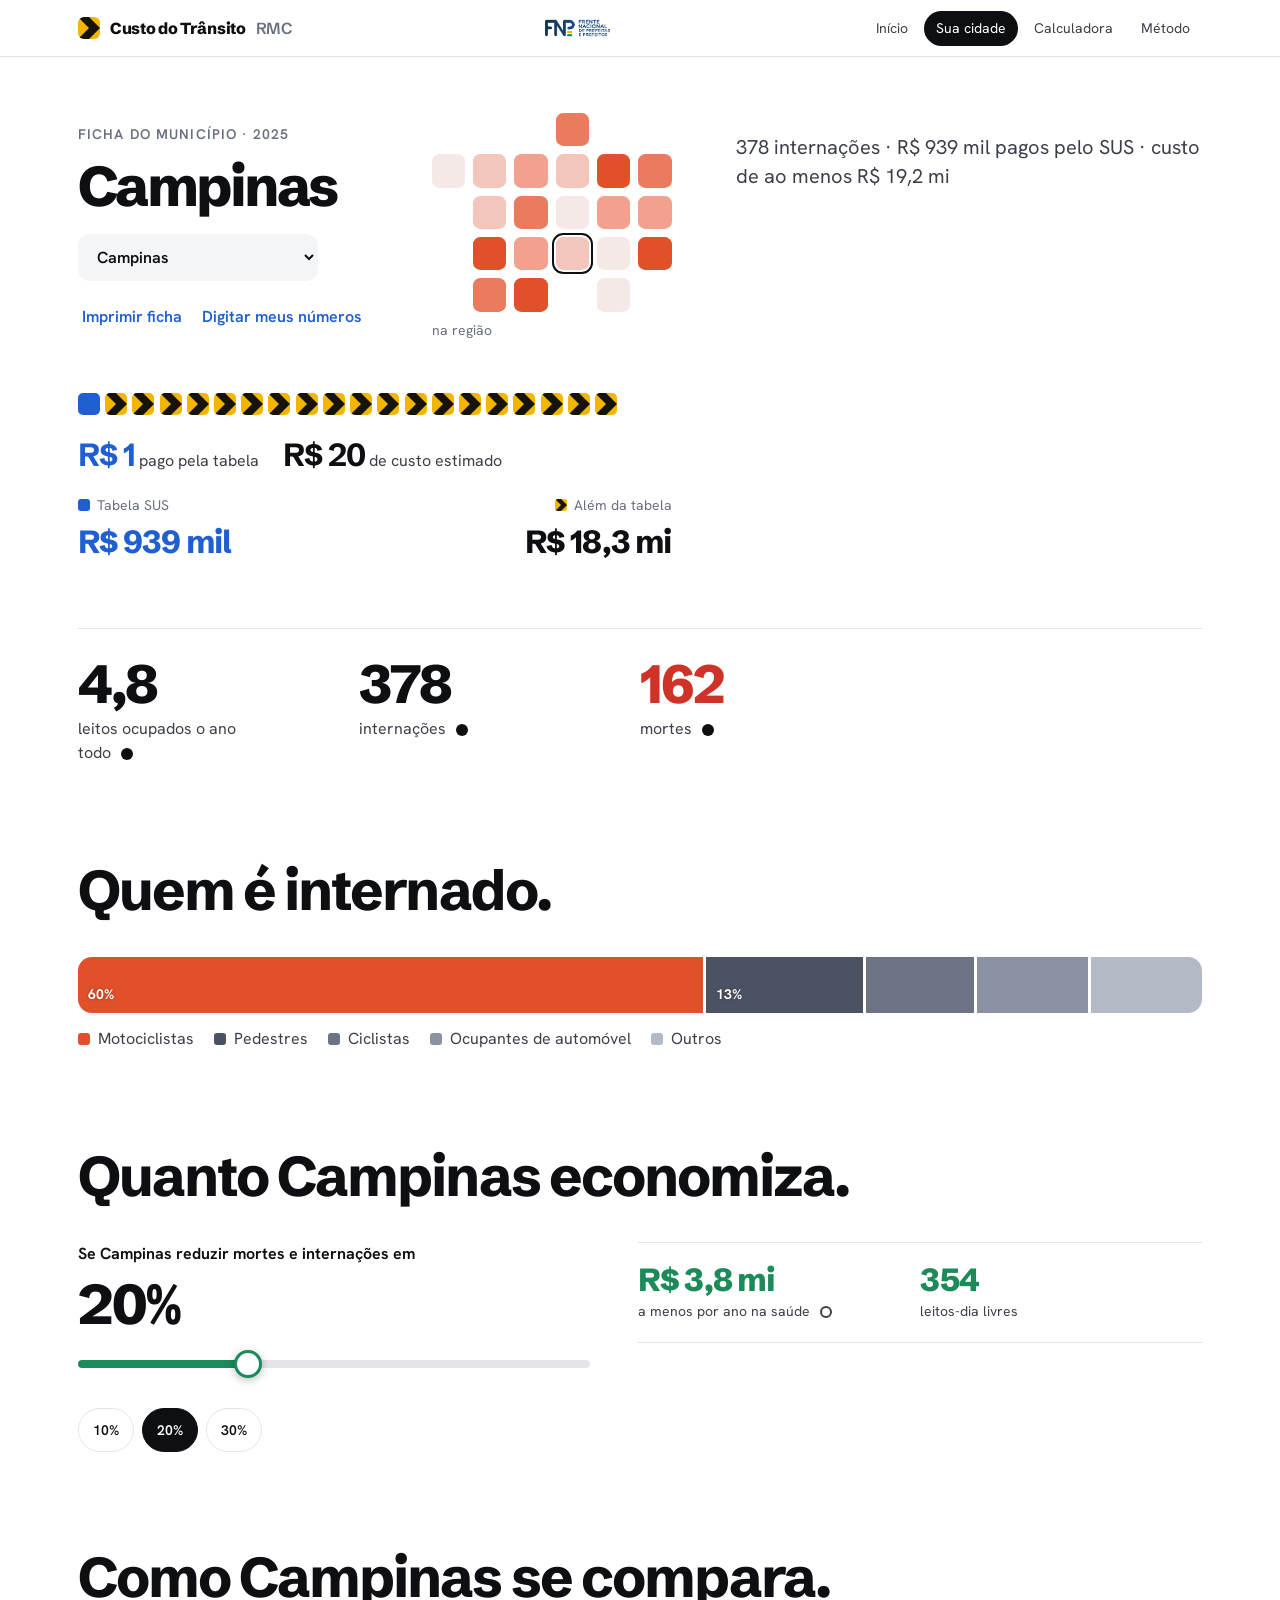
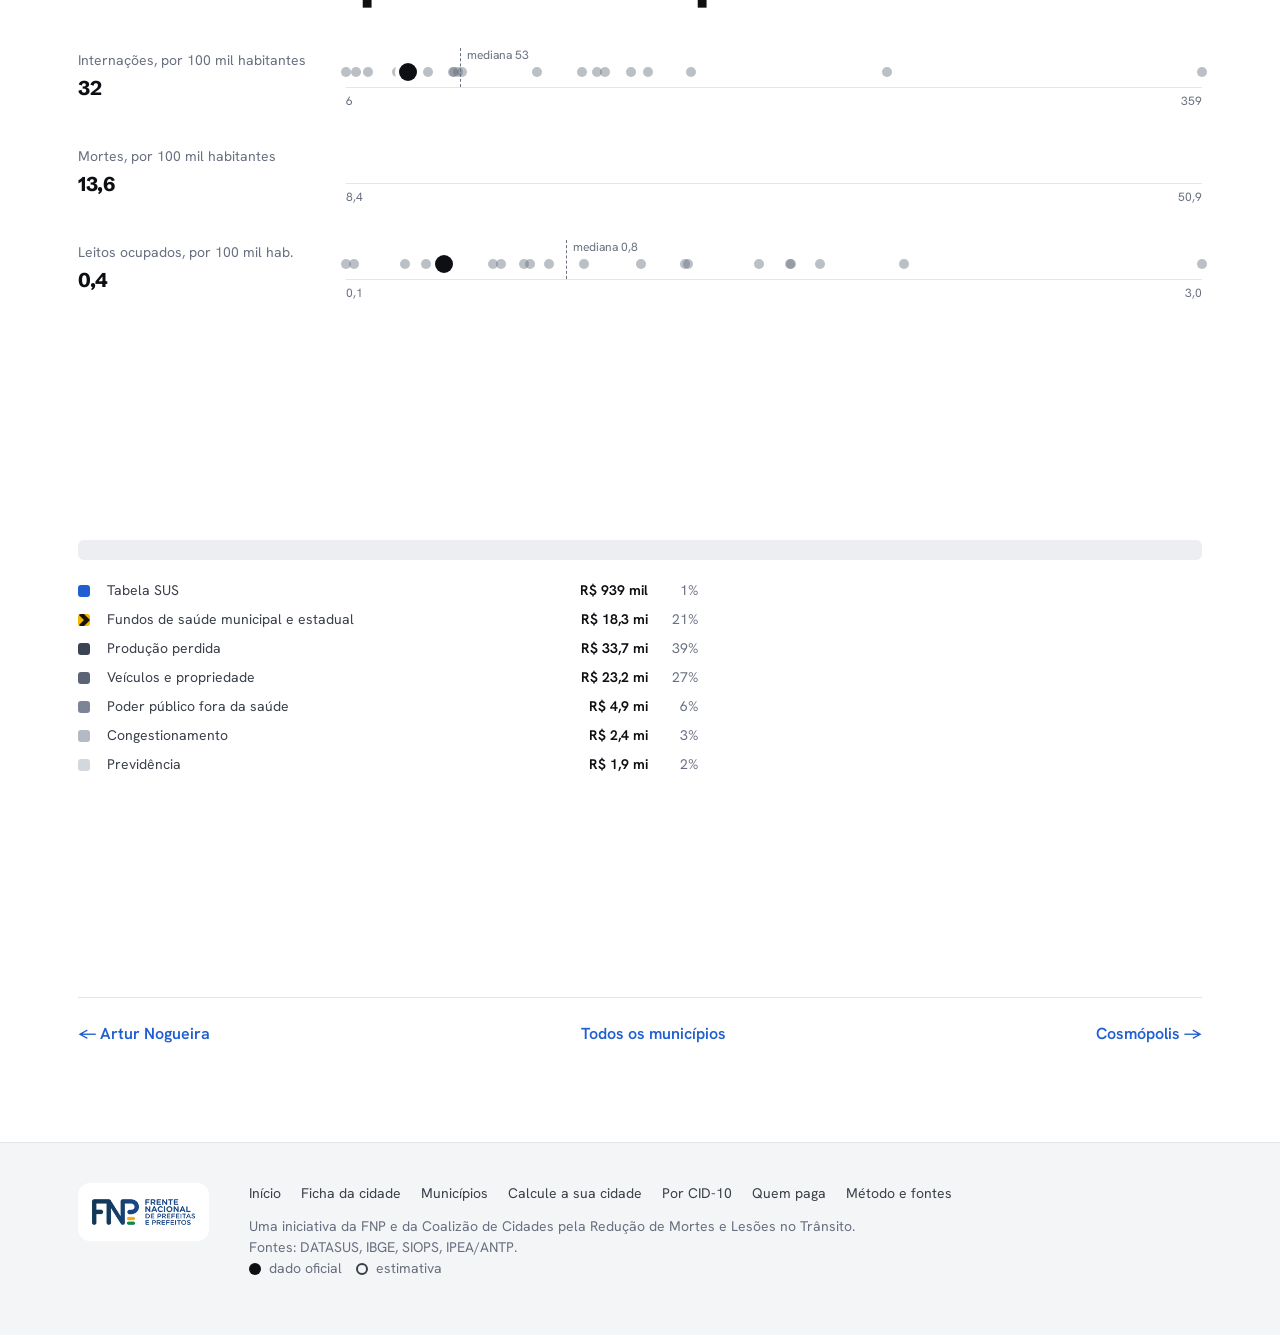
<file: municipio.html>
<!doctype html>
<html lang="pt-BR">
<head>
<title>Ficha da cidade · Custo do Trânsito RMC</title>
<meta charset="utf-8">
<meta name="viewport" content="width=device-width,initial-scale=1,viewport-fit=cover">
<link rel="preconnect" href="https://fonts.googleapis.com">
<link rel="preconnect" href="https://fonts.gstatic.com" crossorigin>
<link rel="stylesheet" href="https://fonts.googleapis.com/css2?family=Schibsted+Grotesk:wght@400..900&family=Hanken+Grotesk:wght@400..700&family=Overpass+Mono:wght@600&display=swap">
<link rel="stylesheet" href="assets/style.css">
<link rel="icon" href="assets/fnp.png">
<meta property="og:type" content="website">
<meta property="og:title" content="Custo do Trânsito RMC">
<meta property="og:description" content="Para cada R$ 1 que o SUS pagou por internações de trânsito, a conta real foi de pelo menos R$ 27. Campinas e os 20 municípios da região.">
<meta property="og:image" content="https://arturfortunato1.github.io/custo-transito-rmc/assets/og.png">
<meta name="twitter:card" content="summary_large_image">
<meta name="theme-color" content="#0d0f13">
<script src="assets/motion.js" defer></script>

</head>
<body data-page="municipio">
<div id="nav"></div>
<main>
  <section class="hero" style="padding-top:48px"><div class="wrap">
    <div class="cityhead" style="margin-top:8px">
      <div>
        <p class="eyebrow">Ficha do município · <span id="ano"></span></p>
        <h1 class="display" id="name" style="margin-top:14px">Campinas</h1>
    <div class="picker no-print" style="margin-top:20px">
      <label class="sr" for="city">Município</label>
      <select id="city"></select>
      <button type="button" class="btn ghost" id="printBtn">Imprimir ficha</button>
      <a class="btn ghost" href="sua-cidade.html">Digitar meus números</a>
    </div>

      </div>
      <div class="no-print miniwrap"><div class="tilemap mini" id="mini" aria-hidden="true"></div><p class="small" style="margin-top:8px">na região</p></div>
    </div>
    <p class="lede" id="lead" style="margin-top:28px;max-width:40em"></p>

    <div style="margin-top:52px">
      <div id="bar"></div>
      <div class="gap-legend">
        <div class="s"><span class="k"><i class="key" style="--c:var(--sus)"></i>Tabela SUS</span><span class="v n" id="vTab"></span></div>
        <div></div>
        <div class="r"><span class="k"><i class="key h"></i>Além da tabela</span><span class="v n" id="vGap"></span></div>
      </div>
    </div>
  </div></section>

  <section class="sec-tight"><div class="wrap"><div class="figs" id="figs"></div></div></section>

  <section class="sec"><div class="wrap">
    <div class="sec-head">
      <h2 class="h2">Quem é internado.</h2>
    </div>
    <div id="vit"></div>
  </div></section>

  <section class="sec"><div class="wrap">
    <div class="sec-head">
      <h2 class="h2" id="prevTitle">Quanto a cidade economiza.</h2>
    </div>
    <div id="prev"></div>
  </div></section>

  <section class="sec" id="cmpSec"><div class="wrap">
    <div class="sec-head">
      <h2 class="h2" id="cmpTitle">Como a cidade se compara.</h2>
    </div>
    <div class="strips" id="strips"></div>
  </div></section>

  <section class="sec"><div class="wrap">
    <div class="sec-head">
      <h2 class="h2">Além do hospital.</h2>
      <p class="lede" id="payLead"></p>
    </div>
    <div class="stack" id="stack" style="height:20px;border-radius:6px" aria-hidden="true"></div>
    <ul class="legend" id="stackLegend" style="margin-top:20px;max-width:620px"></ul>
    <div class="actions no-print">
      <a class="btn" id="goPay" href="quem-paga.html">Quem paga</a>
      <a class="btn ghost" id="goCalc" href="calculadora.html">Por CID-10</a>
    </div>
  </div></section>

  <section class="sec no-print"><div class="wrap">
    <p class="fine" style="margin:0 0 24px">Diárias de UTI: não estão nas bases públicas. Informe as do seu hospital na <a href="calculadora.html">calculadora</a>.</p>
    <div class="prevnext" id="pn"></div>
  </div></section>
</main>
<div id="footer"></div>
<script src="assets/data-real.js"></script>
<script src="assets/data.js"></script>
<script src="assets/model.js"></script>
<script src="assets/ui.js"></script>
<script>
(function(){
const F=M.fmt, R=M.regiao, D=RMC, esc=UI.esc;
const alpha=[...M.cidades].sort((a,b)=>a.nome.localeCompare(b.nome,'pt-BR'));
const sel=document.getElementById('city');
sel.innerHTML=alpha.map(c=>`<option value="${c.slug}">${esc(c.nome)}</option>`).join('');
document.getElementById('ano').textContent=D.ano;
document.getElementById('printBtn').addEventListener('click',()=>{try{window.print()}catch(e){}});
const median=a=>{const s=[...a].sort((x,y)=>x-y),m=s.length>>1;return s.length%2?s[m]:(s[m-1]+s[m])/2};
const STRIPS=[
  ['internPor100k','Internações','por 100 mil habitantes',v=>F.int(v)],
  ['obitosPor100k','Mortes','por 100 mil habitantes',v=>F.dec(v)],
  ['leitosAno','Leitos ocupados','por 100 mil hab.',v=>F.dec(v,1),c=>c.leitosAno/c.pop*1e5]
];
let upd=null, cur=null;
function current(){const h=location.hash.replace('#','');return M.bySlug[h]?h:'campinas'}
function render(){
  const c=M.bySlug[current()]; cur=c;
  sel.value=c.slug;
  document.title=c.nome+' · Custo do Trânsito RMC';
  document.getElementById('name').textContent=c.nome;
  UI.tilemap(document.getElementById('mini'),{key:'internPor100k',fmtv:v=>F.int(v),current:c.slug});
  document.getElementById('lead').innerHTML=`${F.int(c.internacoes)} internações · ${F.money(c.pago)} pagos pelo SUS · custo de ao menos ${F.money(c.real)}`;
  document.getElementById('bar').innerHTML=UI.unitchart(c.pago,c.real);
  document.getElementById('vTab').textContent=F.money(c.pago);
  document.getElementById('vGap').textContent=F.money(c.gap);
  document.getElementById('figs').innerHTML=`
    <div class="fig"><span class="v n">${F.lt(c.leitosAno)}</span><span class="k">${c.leitosAno<1.5?'leito ocupado':'leitos ocupados'} o ano todo ${UI.src('dias')}</span></div>
    <div class="fig"><span class="v n">${F.int(c.internacoes)}</span><span class="k">${c.internacoes===1?'internação':'internações'} ${UI.src('internacoes')}</span></div>
    <div class="fig death"><span class="v n">${F.int(c.obitos)}</span><span class="k">${c.obitos===1?'morte':'mortes'} ${UI.src('obitos')}</span></div>`;
  UI.vitimas(document.getElementById('vit'),c.vitimas,null,true);
  document.getElementById('prevTitle').textContent=`Quanto ${c.nome} economiza.`;
  const holder=document.getElementById('prev'); holder.innerHTML='';
  UI.prevencao(holder,c,{nome:c.nome,get:()=>cur});
  document.getElementById('cmpTitle').textContent=`Como ${c.nome} se compara.`;
  document.getElementById('strips').innerHTML=STRIPS.map(([k,l,u,f,get])=>{
    const g=get||(x=>x[k]), vals=M.cidades.map(g),lo=Math.min(...vals),hi=Math.max(...vals),pct=v=>(v-lo)/(hi-lo)*100,md=median(vals);
    return `<div class="stripplot"><div class="lbl"><span>${l}, ${u}</span><b class="n">${f(g(c))}</b></div>
      <div><div class="track">${M.cidades.filter(x=>x.slug!==c.slug).map(x=>`<span class="dot" style="left:${pct(g(x))}%" title="${esc(x.nome)}: ${f(g(x))}"></span>`).join('')}
        <span class="med" style="left:${pct(md)}%"><span>mediana ${f(md)}</span></span>
        <span class="dot me" style="left:${pct(g(c))}%" title="${esc(c.nome)}"></span></div>
      <div class="track-ends"><span>${f(lo)}</span><span>${f(hi)}</span></div></div></div>`}).join('');
  const conta=M.contaCompleta(c,{},false), counted=conta.grupos.filter(g=>!g.excl), pc=g=>g.tot/conta.total*100;
  document.getElementById('payLead').innerHTML=`Ao menos ${F.money(conta.total)} por ano, ${F.dec(conta.pibShare*100,2)}% do PIB. <a href="metodo.html#pib">E os 3,8% da FNP?</a>`;
  document.getElementById('stack').innerHTML=counted.map(g=>`<i style="width:${pc(g)}%;background:${g.cor}" title="${g.lbl}"></i>`).join('');
  document.getElementById('stackLegend').innerHTML=counted.map(g=>`<li><i class="key${g.id==='gap'?' h':''}" style="--c:${g.cor}"></i><span>${g.lbl}</span><span class="val n">${F.money(g.tot)}</span><span class="pc n">${Math.round(pc(g))}%</span></li>`).join('');
  document.getElementById('goPay').href='quem-paga.html#'+c.slug;
  document.getElementById('goCalc').href='calculadora.html#'+c.slug;
  const i=alpha.findIndex(x=>x.slug===c.slug),pv=alpha[(i+19)%20],nx=alpha[(i+1)%20];
  document.getElementById('pn').innerHTML=`<a href="#${pv.slug}">← ${esc(pv.nome)}</a><a href="municipios.html">Todos os municípios</a><a href="#${nx.slug}">${esc(nx.nome)} →</a>`;
}
sel.addEventListener('change',()=>{location.hash=sel.value});
addEventListener('hashchange',()=>{render();scrollTo({top:0,behavior:UI.reduce()?'auto':'smooth'})});
render();
})();
</script>
</body>
</html>
</file>
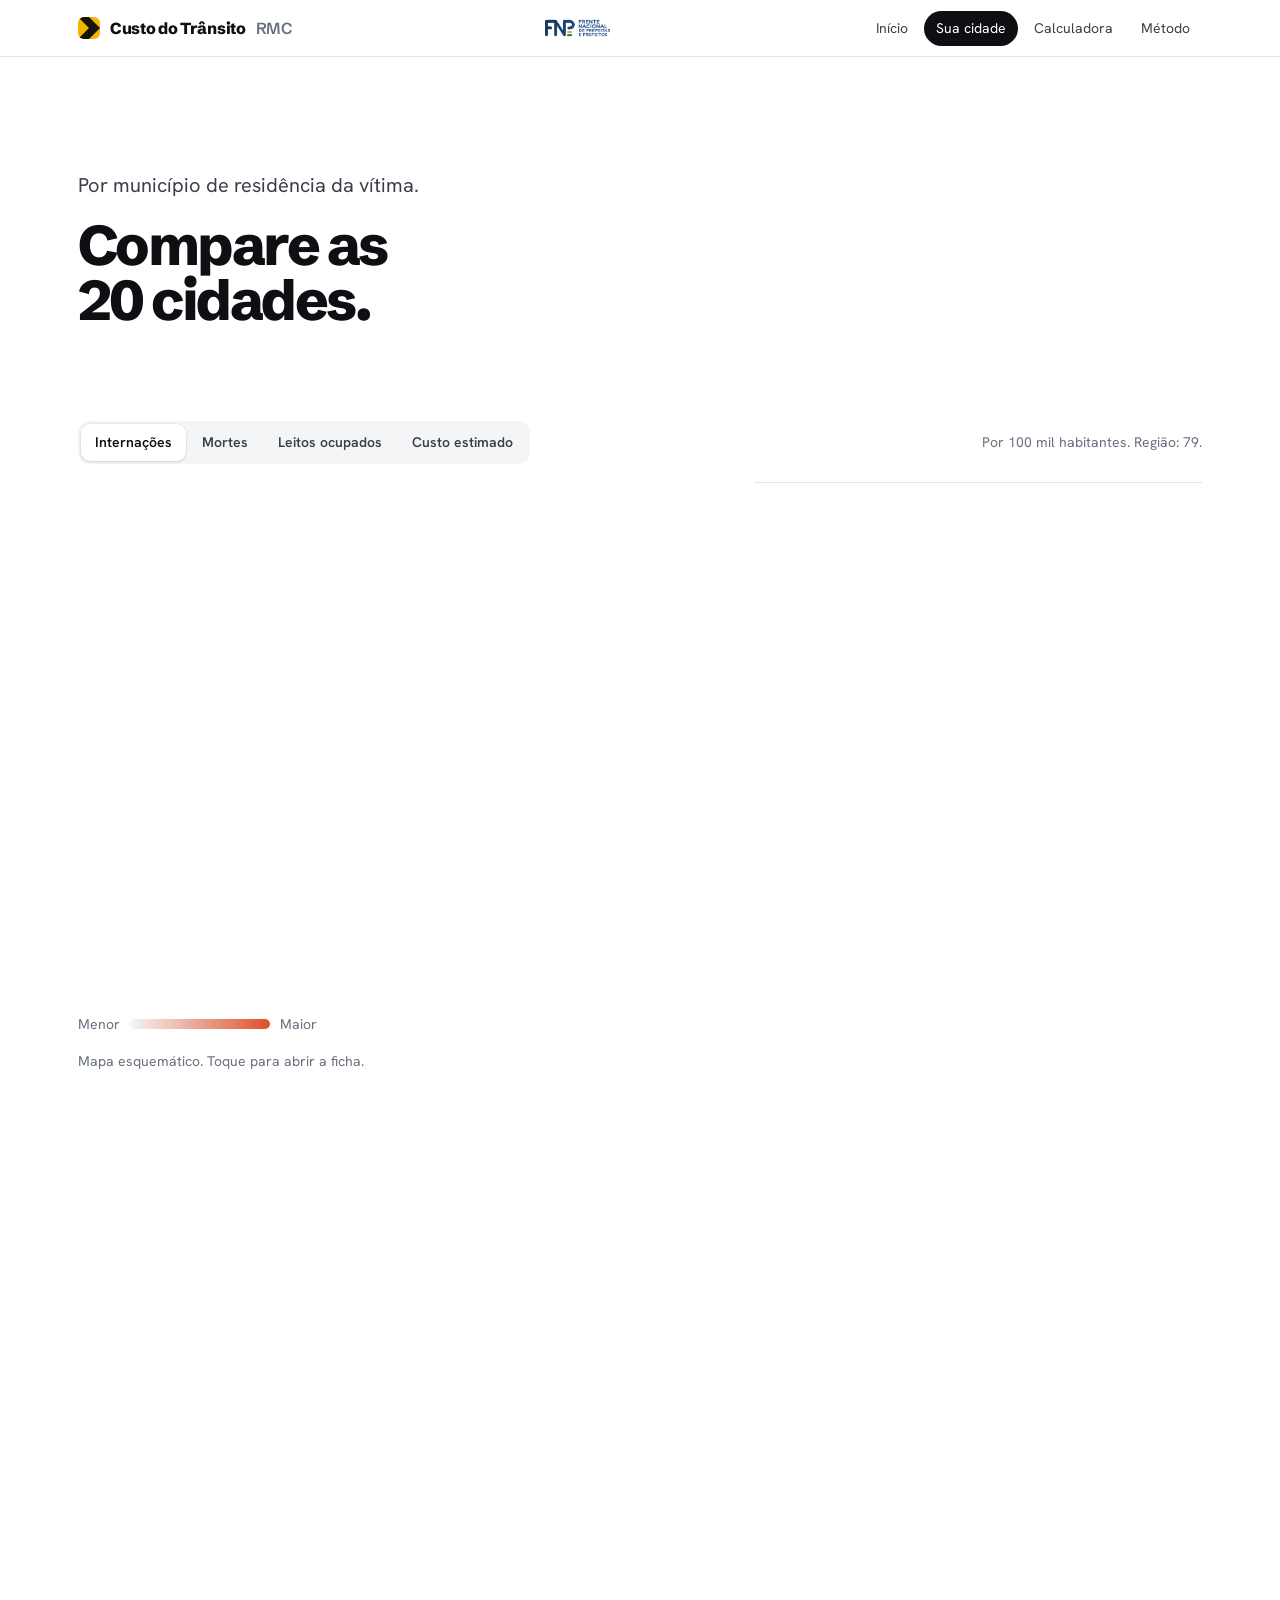
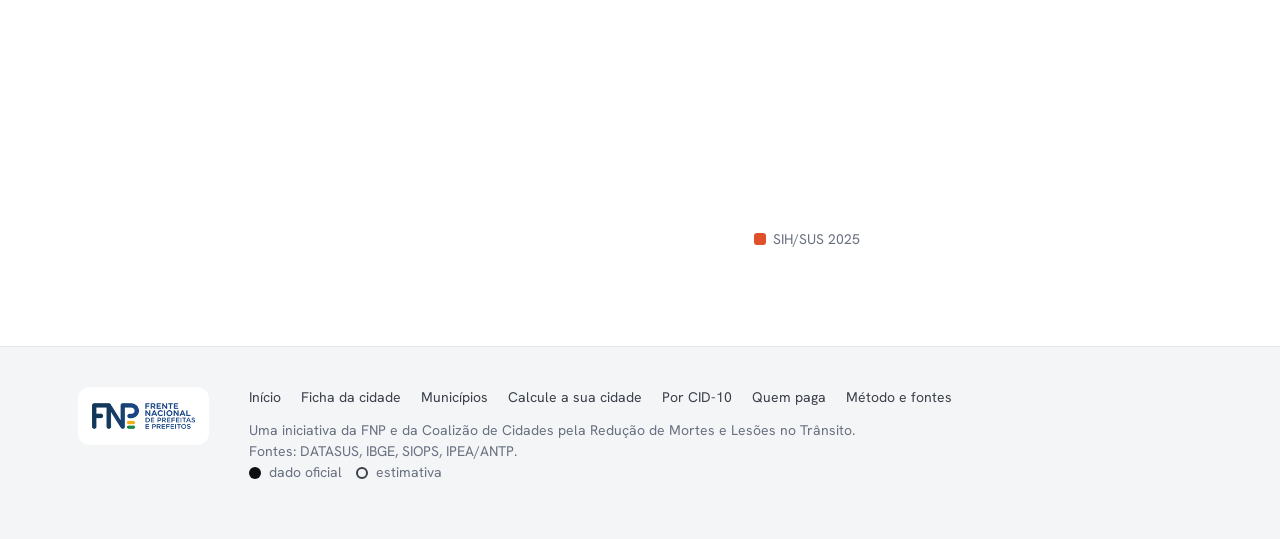
<file: municipios.html>
<!doctype html>
<html lang="pt-BR">
<head>
<title>Municípios · Custo do Trânsito RMC</title>
<meta charset="utf-8">
<meta name="viewport" content="width=device-width,initial-scale=1,viewport-fit=cover">
<link rel="preconnect" href="https://fonts.googleapis.com">
<link rel="preconnect" href="https://fonts.gstatic.com" crossorigin>
<link rel="stylesheet" href="https://fonts.googleapis.com/css2?family=Schibsted+Grotesk:wght@400..900&family=Hanken+Grotesk:wght@400..700&family=Overpass+Mono:wght@600&display=swap">
<link rel="stylesheet" href="assets/style.css">
<link rel="icon" href="assets/fnp.png">
<meta property="og:type" content="website">
<meta property="og:title" content="Custo do Trânsito RMC">
<meta property="og:description" content="Para cada R$ 1 que o SUS pagou por internações de trânsito, a conta real foi de pelo menos R$ 27. Campinas e os 20 municípios da região.">
<meta property="og:image" content="https://arturfortunato1.github.io/custo-transito-rmc/assets/og.png">
<meta name="twitter:card" content="summary_large_image">
<meta name="theme-color" content="#0d0f13">
<script src="assets/motion.js" defer></script>

</head>
<body data-page="municipios">
<div id="nav"></div>
<main>
  <section class="hero"><div class="wrap">
        <h1 class="display" style="margin-top:18px;font-size:clamp(32px,6vw,56px)" id="h1">Uma ficha para cada cidade.</h1>
    <p class="lede" id="lede"></p>
  </div></section>

  <section class="sec-tight"><div class="wrap">
    <div id="notice" style="margin-bottom:32px"></div>
    <div class="tools" id="tools" hidden>
      <div class="seg" role="group" aria-label="Comparar por" id="metric">
        <button type="button" data-k="internPor100k" aria-pressed="true">Internações</button>
        <button type="button" data-k="obitosPor100k" aria-pressed="false">Mortes</button>
        <button type="button" data-k="leitosAno" aria-pressed="false">Leitos ocupados</button>
        <button type="button" data-k="real" aria-pressed="false">Custo estimado</button>
      </div>
      <p class="small" id="metricNote"></p>
    </div>
    <div class="map-grid">
      <div>
        <div class="tilemap" id="map" aria-label="Mapa esquemático dos 20 municípios"></div>
        <div class="scale" id="scale" hidden><span>Menor</span><i aria-hidden="true"></i><span>Maior</span></div>
        <p class="small" style="margin-top:16px">Mapa esquemático. Toque para abrir a ficha.</p>
      </div>
      <div style="min-width:0">
        <ol class="rank" id="rank"></ol>
        <p class="small" id="legend" style="margin-top:16px"></p>
      </div>
    </div>
  </div></section>
</main>
<div id="footer"></div>
<script src="assets/data-real.js"></script>
<script src="assets/data.js"></script>
<script src="assets/model.js"></script>
<script src="assets/ui.js"></script>
<script>
(function(){
const F=M.fmt, R=M.regiao, D=RMC, esc=UI.esc;
const alpha=[...M.cidades].sort((a,b)=>a.nome.localeCompare(b.nome,'pt-BR'));
if(!D.comparavel){
  document.getElementById('lede').textContent='Escolha o seu município para abrir a ficha com a conta da saúde, a carga no hospital e a economia possível com prevenção.';
  document.getElementById('notice').innerHTML=`<div class="notice"><i aria-hidden="true"></i><p><b>Sem ranking por enquanto.</b> Mortes do SIM e internações do SIH ainda são estimativas ilustrativas, e comparar vizinhos com número ilustrativo seria injusto. As posições e as cores entram assim que os dados oficiais chegarem. A lista está em ordem alfabética.</p></div>`;
  UI.tilemap(document.getElementById('map'),{neutral:true});
  const byPop=[...alpha].sort((a,b)=>b.pop-a.pop);
  document.getElementById('rank').innerHTML=alpha.map(c=>`<li><a class="rk c3" href="municipio.html#${c.slug}">
    <span class="i"></span><span class="nm"><b>${esc(c.nome)}</b><small class="n">${F.int(c.pop)} habitantes</small></span><span class="x">Abrir ficha →</span></a></li>`).join('');
  document.getElementById('legend').innerHTML=UI.src('pop');
  return;
}
document.getElementById('h1').textContent='Compare as 20 cidades.';
document.getElementById('lede').textContent='Por município de residência da vítima.';
document.getElementById('tools').hidden=false; document.getElementById('scale').hidden=false;
const METRICS={
  internPor100k:{f:v=>F.int(v),note:`Por 100 mil habitantes. Região: ${F.int(R.internPor100k)}.`,bar:'heat',sub:c=>F.pl(c.internacoes,'internação','internações')},
  obitosPor100k:{f:v=>F.dec(v),note:`Por 100 mil habitantes, SIM ${D.anoObitos}. Região: ${F.dec(R.obitosPor100k)}.`,bar:'death',sub:c=>F.pl(c.obitos,'morte','mortes')},
  leitosAno:{f:v=>F.lt(v),note:`Na região: ${F.int(R.leitosAno)} leitos o ano todo.`,bar:'heat',sub:c=>F.pl(c.leitosDia,'dia de internação','dias de internação')},
  real:{f:F.money,note:`Estimativa, piso. Região: ${F.money(R.real)}.`,bar:'cost',sub:c=>`pago ${F.money(c.pago)} · estimado ${F.money(c.real)}`}
};
const LEG={cost:'<i class="key" style="--c:var(--sus)"></i>Pago pelo SUS &nbsp; <i class="key h"></i>Além da tabela',death:'<i class="key" style="--c:var(--death)"></i>Mortes por 100 mil habitantes',heat:'<i class="key" style="--c:var(--heat)"></i>SIH/SUS 2025'};
let key='internPor100k';
try{const k=localStorage.getItem('rmc-metric');if(k&&METRICS[k])key=k;}catch(e){}
function render(){
  const m=METRICS[key];
  document.querySelectorAll('#metric button').forEach(b=>b.setAttribute('aria-pressed',b.dataset.k===key));
  document.getElementById('metricNote').textContent=m.note;
  document.getElementById('legend').innerHTML=LEG[m.bar];
  UI.tilemap(document.getElementById('map'),{key,fmtv:m.f});
  const list=M.rank(key), max=list[0][key];
  document.getElementById('rank').innerHTML=list.map((c,i)=>{
    const w=c[key]/max*100;
    let bar;
    if(m.bar==='cost'){const s=w*c.pago/c.real;bar=`<i class="s" style="width:${s}%"></i><i class="g" style="width:${w-s}%"></i>`}
    else if(m.bar==='death'){bar=`<i class="d" style="width:${w}%"></i>`}
    else{bar=`<i class="h" style="width:${w}%"></i>`}
    return `<li><a class="rk c4" href="municipio.html#${c.slug}">
      <span class="i n">${i+1}</span>
      <span class="nm"><b>${esc(c.nome)}</b><small class="n">${m.sub(c)}</small></span>
      <span class="bar" aria-hidden="true">${bar}</span>
      <span class="v n">${m.f(c[key])}</span></a></li>`}).join('');
}
document.getElementById('metric').addEventListener('click',e=>{const b=e.target.closest('[data-k]');if(!b)return;key=b.dataset.k;try{localStorage.setItem('rmc-metric',key)}catch(err){}render();});
render();
})();
</script>
</body>
</html>
</file>
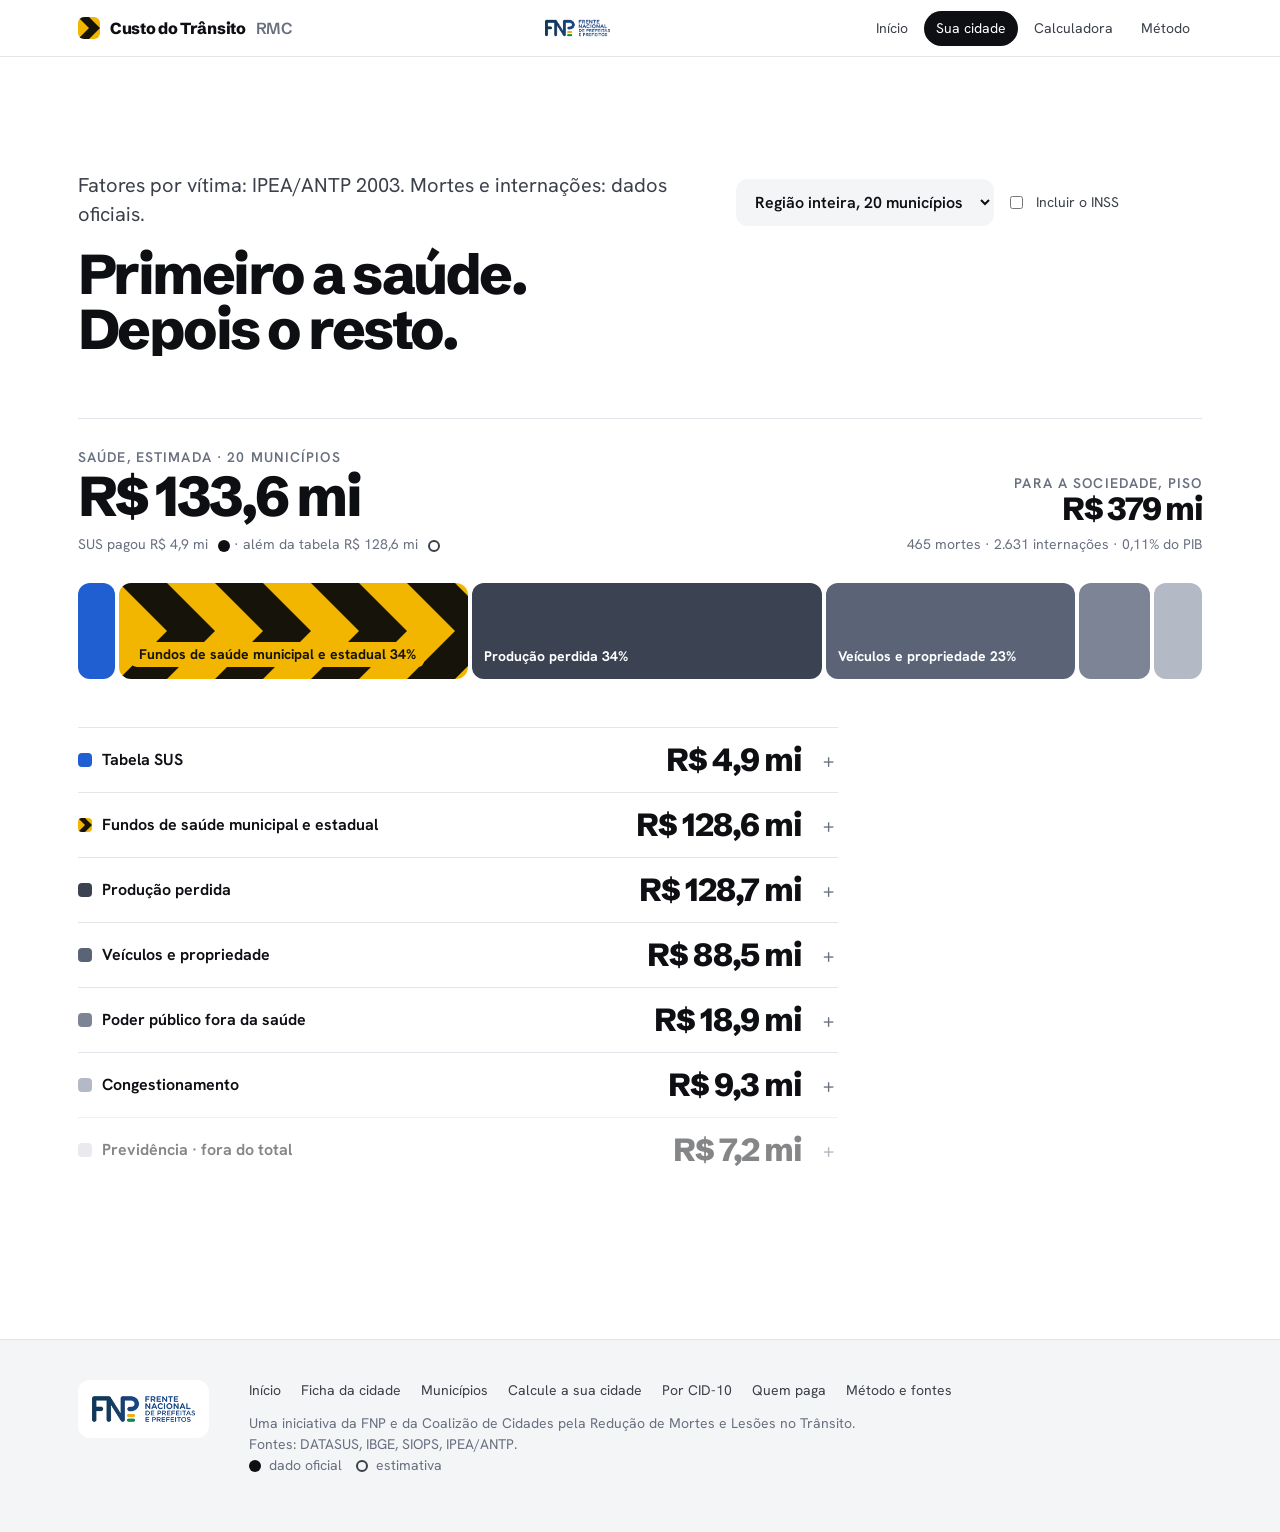
<file: quem-paga.html>
<!doctype html>
<html lang="pt-BR">
<head>
<title>Quem paga · Custo do Trânsito RMC</title>
<meta charset="utf-8">
<meta name="viewport" content="width=device-width,initial-scale=1,viewport-fit=cover">
<link rel="preconnect" href="https://fonts.googleapis.com">
<link rel="preconnect" href="https://fonts.gstatic.com" crossorigin>
<link rel="stylesheet" href="https://fonts.googleapis.com/css2?family=Schibsted+Grotesk:wght@400..900&family=Hanken+Grotesk:wght@400..700&family=Overpass+Mono:wght@600&display=swap">
<link rel="stylesheet" href="assets/style.css">
<link rel="icon" href="assets/fnp.png">
<meta property="og:type" content="website">
<meta property="og:title" content="Custo do Trânsito RMC">
<meta property="og:description" content="Para cada R$ 1 que o SUS pagou por internações de trânsito, a conta real foi de pelo menos R$ 27. Campinas e os 20 municípios da região.">
<meta property="og:image" content="https://arturfortunato1.github.io/custo-transito-rmc/assets/og.png">
<meta name="twitter:card" content="summary_large_image">
<meta name="theme-color" content="#0d0f13">
<script src="assets/motion.js" defer></script>

</head>
<body data-page="quem-paga">
<div id="nav"></div>
<main>
  <section class="hero"><div class="wrap">
        <h1 class="display" style="margin-top:18px;font-size:clamp(32px,6vw,56px);max-width:15ch">Primeiro a saúde. Depois o resto.</h1>
    <p class="lede">Fatores por vítima: IPEA/ANTP 2003. Mortes e internações: dados oficiais.</p>
    <div class="picker" style="margin-top:36px">
      <label class="sr" for="terr">Território</label>
      <select id="terr"></select>
      <label class="chk"><input type="checkbox" id="inss"> <span>Incluir o INSS</span></label>
    </div>
  </div></section>

  <section class="sec-tight"><div class="wrap">
    <div class="total-card">
      <div>
        <p class="eyebrow" id="sLabel">Saúde, estimada</p>
        <p class="v n" id="saude" style="font-family:var(--display);font-size:clamp(32px,5.4vw,56px);font-weight:800;letter-spacing:-.045em;line-height:1"></p>
        <p class="small" id="saudeSub" style="margin-top:10px;max-width:46ch"></p>
      </div>
      <div style="text-align:right">
        <p class="eyebrow" id="tLabel">Para a sociedade, piso</p>
        <p class="v n" id="total" style="font-size:clamp(20px,3vw,32px)"></p>
        <p class="small" id="tSub" style="margin-top:10px"></p>
      </div>
    </div>
    <div class="payroad" id="payroad" aria-hidden="true"></div>
    <div style="margin-bottom:48px"></div>
    <div class="groups" id="groups"></div>
    <p class="small" style="margin-top:40px">INSS fora do total (é transferência). O total é um piso. <a href="metodo.html">Método</a> · <a href="metodo.html#pib">E os 3,8% da FNP?</a></p>
  </div></section>
</main>
<div id="footer"></div>
<script src="assets/data-real.js"></script>
<script src="assets/data.js"></script>
<script src="assets/model.js"></script>
<script src="assets/ui.js"></script>
<script>
(function(){
const F=M.fmt, esc=UI.esc;
const terr=document.getElementById('terr'), inss=document.getElementById('inss');
const alpha=[...M.cidades].sort((a,b)=>a.nome.localeCompare(b.nome,'pt-BR'));
terr.innerHTML=`<option value="rmc">Região inteira, 20 municípios</option>`+alpha.map(c=>`<option value="${c.slug}">${esc(c.nome)}</option>`).join('');
const INK={sus:'var(--on-sus)',gap:'var(--stripe)',prod:'var(--bg)',veic:'var(--bg)',pub:'var(--bg)',cong:'var(--ink)',prev:'var(--ink)'};
function render(){
  const h=location.hash.replace('#','');
  const t=M.bySlug[h]||M.regiao;
  terr.value=t.slug;
  const c=M.contaCompleta(t,inss.checked), counted=c.grupos.filter(g=>!g.excl), pc=g=>g.tot/c.total*100;
  const nome=t.slug==='rmc'?'20 municípios':t.nome;
  document.getElementById('sLabel').textContent=`Saúde, estimada · ${nome}`;
  document.getElementById('saude').textContent=F.money(t.real);
  document.getElementById('saudeSub').innerHTML=`SUS pagou ${F.money(t.pago)} ${UI.src('pago','SIH/SUS 2025, valor oficial')} · além da tabela ${F.money(t.gap)} ${UI.src('custo','IPEA/ANTP, cenário conservador')}`;
    document.getElementById('total').textContent=F.money(c.total);
  document.getElementById('tSub').textContent=`${F.pl(t.obitos,'morte','mortes')} · ${F.pl(t.internacoes,'internação','internações')} · ${F.dec(c.pibShare*100,2)}% do PIB`;
  document.getElementById('payroad').innerHTML=counted.map(g=>`<i style="flex:${Math.max(pc(g),.01)} 1 0;background:${g.cor};color:${INK[g.id]}">${pc(g)>=9?`<span class="n"${g.id==='gap'?' style="background:var(--sign);padding:2px 8px;border-radius:6px"':''}>${g.lbl} ${Math.round(pc(g))}%</span>`:''}</i>`).join('');
  document.getElementById('groups').innerHTML=c.grupos.map(g=>`<details class="grp${g.excl?' excl':''}">
    <summary><span class="grp-top"><i style="--c:${g.cor}"></i><span>${g.lbl}${g.excl?' · fora do total':''}</span></span><b class="grp-tot n">${F.money(g.tot)}</b></summary>
    <p class="who">${g.who}</p>
    <div>${g.items.map(x=>`<div class="item"><span>${x.lbl}</span><span class="val n">${F.money(x.val)}</span></div>`).join('')}</div></details>`).join('');
}
terr.addEventListener('change',()=>{location.hash=terr.value});
inss.addEventListener('change',render);
addEventListener('hashchange',render);
render();
})();
</script>
</body>
</html>
</file>
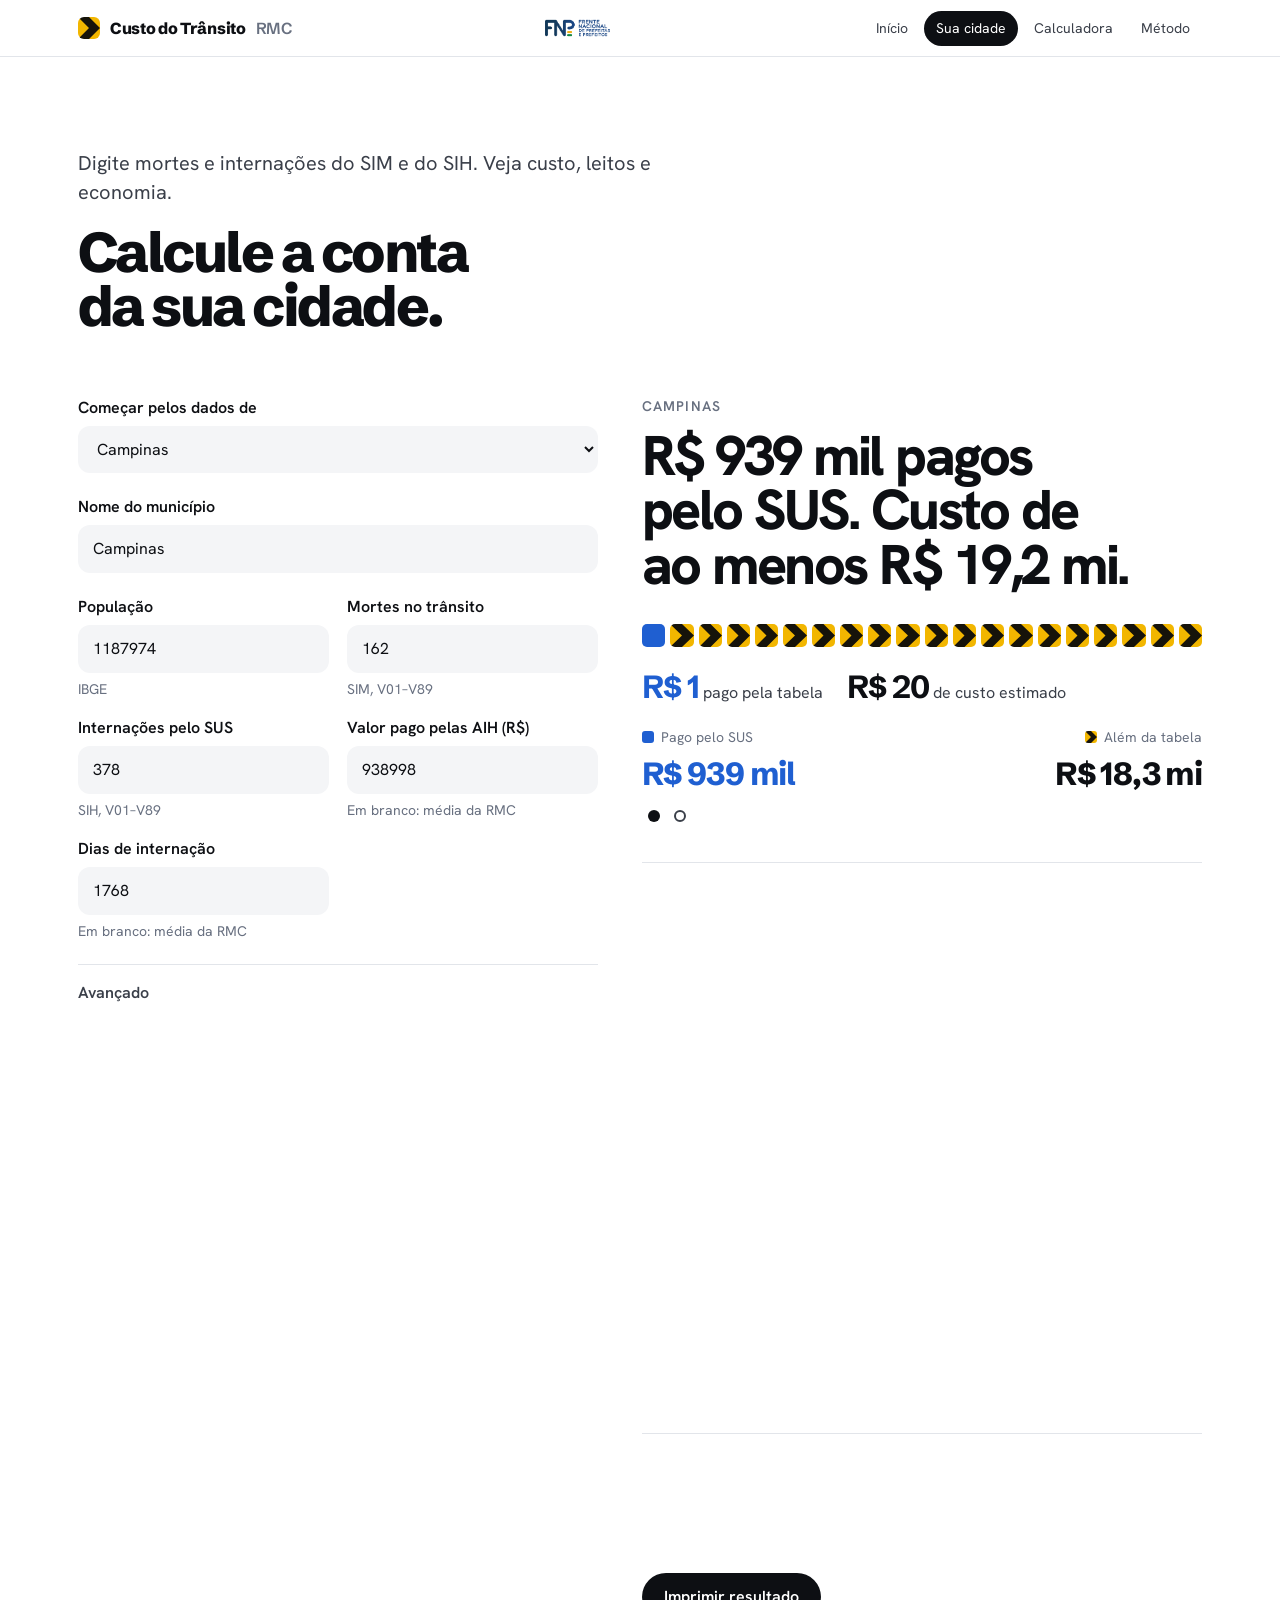
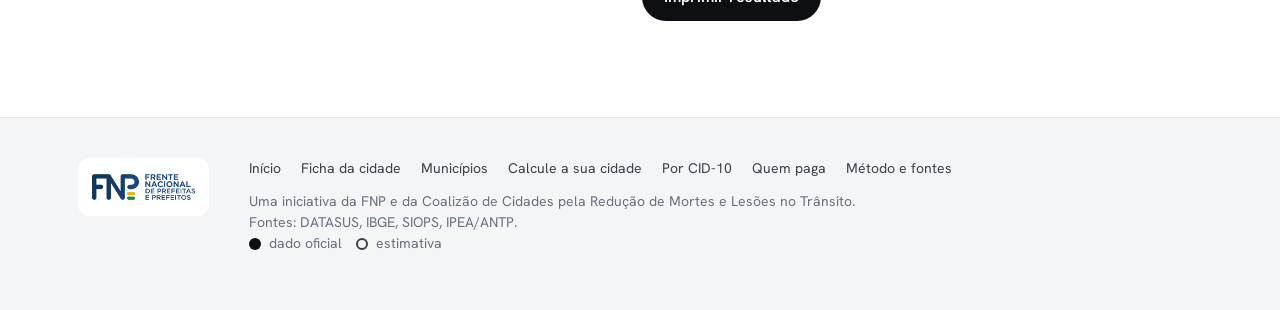
<file: sua-cidade.html>
<!doctype html>
<html lang="pt-BR">
<head>
<title>Calcule a sua cidade · Custo do Trânsito RMC</title>
<meta charset="utf-8">
<meta name="viewport" content="width=device-width,initial-scale=1,viewport-fit=cover">
<link rel="preconnect" href="https://fonts.googleapis.com">
<link rel="preconnect" href="https://fonts.gstatic.com" crossorigin>
<link rel="stylesheet" href="https://fonts.googleapis.com/css2?family=Schibsted+Grotesk:wght@400..900&family=Hanken+Grotesk:wght@400..700&family=Overpass+Mono:wght@600&display=swap">
<link rel="stylesheet" href="assets/style.css">
<link rel="icon" href="assets/fnp.png">
<meta property="og:type" content="website">
<meta property="og:title" content="Custo do Trânsito RMC">
<meta property="og:description" content="Para cada R$ 1 que o SUS pagou por internações de trânsito, a conta real foi de pelo menos R$ 27. Campinas e os 20 municípios da região.">
<meta property="og:image" content="https://arturfortunato1.github.io/custo-transito-rmc/assets/og.png">
<meta name="twitter:card" content="summary_large_image">
<meta name="theme-color" content="#0d0f13">
<script src="assets/motion.js" defer></script>

</head>
<body data-page="sua-cidade">
<div id="nav"></div>
<main>
  <section class="hero" style="padding-top:64px"><div class="wrap">
        <h1 class="display" style="margin-top:18px;font-size:clamp(32px,6vw,56px);max-width:14ch">Calcule a conta da sua cidade.</h1>
    <p class="lede">Digite mortes e internações do SIM e do SIH. Veja custo, leitos e economia.</p>
  </div></section>

  <section class="sec-tight"><div class="wrap">
    <div class="calc calc-city">
      <div class="work no-print">
        <label class="fld"><span class="lab">Começar pelos dados de</span>
          <select id="pre"><option value="">Digitar do zero</option></select></label>
        <label class="fld"><span class="lab">Nome do município</span><input type="text" id="fNome" style="font:inherit;font-size:16px;color:var(--ink);background:var(--bg-2);border:1px solid transparent;border-radius:12px;padding:11px 14px;width:100%" autocomplete="off"></label>
        <div class="form-grid">
          <label class="fld"><span class="lab">População</span><input type="number" id="fPop" min="0" step="1000"><span class="hint">IBGE</span></label>
          <label class="fld"><span class="lab">Mortes no trânsito</span><input type="number" id="fObitos" min="0" step="1"><span class="hint">SIM, V01–V89</span></label>
          <label class="fld"><span class="lab">Internações pelo SUS</span><input type="number" id="fInt" min="0" step="1"><span class="hint">SIH, V01–V89</span></label>
          <label class="fld"><span class="lab">Valor pago pelas AIH (R$)</span><input type="number" id="fValor" min="0" step="1000"><span class="hint">Em branco: média da RMC</span></label>
          <label class="fld"><span class="lab">Dias de internação</span><input type="number" id="fDias" min="0" step="10"><span class="hint">Em branco: média da RMC</span></label>
        </div>
        <details class="adv"><summary>Avançado</summary><label class="fld"><span class="lab">Dias de UTI (opcional)</span><input type="number" id="fUti" min="0" step="10"><span class="hint">Do seu hospital. Não é público.</span></label><label class="fld"><span class="lab">Referência de custo hospitalar</span>
          <select id="fCen"><option value="conservador">Conservadora (IPEA/ANTP)</option><option value="medio">Média (IPEA/ANTP)</option></select>
          <span class="hint">Se tiver o custo apurado do hospital, ele vale mais.</span></label></details>
      </div>
      <div style="min-width:0;display:grid;gap:40px;grid-template-columns:minmax(0,1fr)" id="resultado">
        <div>
          <p class="eyebrow" id="rNome"></p>
          <p class="display" style="font-size:clamp(32px,4.6vw,56px);margin-top:12px;max-width:16ch" id="rHead"></p>
          <div style="margin-top:32px" id="rBar"></div>
          <div class="gap-legend">
            <div class="s"><span class="k"><i class="key" style="--c:var(--sus)"></i>Pago pelo SUS</span><span class="v n" id="rPago"></span></div>
            <div></div>
            <div class="r"><span class="k"><i class="key h"></i>Além da tabela</span><span class="v n" id="rGap"></span></div>
          </div>
          <div id="rSrc" style="display:flex;flex-wrap:wrap;gap:8px;margin-top:12px"></div>
        </div>
        <div class="figs" id="rFigs"></div>
        <div>
                    <div id="prev"></div>
        </div>
        <div class="no-print"><button type="button" class="btn" id="printBtn">Imprimir resultado</button></div>
      </div>
    </div>
  </div></section>
</main>
<div id="footer"></div>
<script src="assets/data-real.js"></script>
<script src="assets/data.js"></script>
<script src="assets/model.js"></script>
<script src="assets/ui.js"></script>
<script>
(function(){
const D=RMC, F=M.fmt, esc=UI.esc;
const alpha=[...D.municipios].sort((a,b)=>a.nome.localeCompare(b.nome,'pt-BR'));
const $=id=>document.getElementById(id);
$('pre').innerHTML+=alpha.map(c=>`<option value="${c.slug}">${esc(c.nome)}</option>`).join('');
const num=id=>{const v=parseFloat($(id).value);return isFinite(v)&&v>0?v:0};
function fill(slug){
  const c=D.municipios.find(x=>x.slug===slug);
  const v=c?{nome:c.nome,pop:c.pop,ob:c.obitos,int:c.internacoes,val:Math.round(c.valorAih),dias:c.diasInternacao}:{nome:'',pop:'',ob:'',int:'',val:'',dias:''};
  $('fNome').value=v.nome;$('fPop').value=v.pop;$('fObitos').value=v.ob;$('fInt').value=v.int;$('fValor').value=v.val;$('fDias').value=v.dias;$('fUti').value='';
}
let upd=null; const sbar=UI.stickybar('resultado');
function terr(){
  M.setCenario($('fCen').value);
  const pop=num('fPop')||1;
  return M.territorio({nome:$('fNome').value.trim()||'Seu município',slug:'sua',pop,obitos:num('fObitos'),internacoes:num('fInt'),valorAih:num('fValor'),diasInternacao:num('fDias'),diasUti:num('fUti'),pib:0,pibTotal:0});
}
function render(){
  const t=terr();
  $('rNome').textContent=t.nome;
  if(!t.internacoes){ $('rHead').textContent='Informe as internações.'; $('rFigs').innerHTML=''; $('rBar').innerHTML=''; sbar(''); return; }
  $('rHead').innerHTML=`${F.money(t.pago)} pagos pelo SUS. Custo de ao menos ${F.money(t.real)}.`;
  $('rBar').innerHTML=UI.unitchart(t.pago,t.real);
  $('rPago').textContent=F.money(t.pago); $('rGap').textContent=F.money(t.gap);
  $('rSrc').innerHTML=(t.pagoInformado?'<span class="src ok">valor informado por você</span>':'<span class="src est">média da RMC aplicada ao valor pago</span>')+'<span class="src est">IPEA/ANTP, '+F.brl(t.custoInt)+' por internado, piso</span>';
  const c=M.contaCompleta(t,false);
  $('rFigs').innerHTML=`
    <div class="fig"><span class="v n">${F.lt(t.leitosAno)}</span><span class="k">${t.leitosAno<1.5?'leito ocupado':'leitos ocupados'} o ano todo</span></div>
    <div class="fig"><span class="v n">${F.x0(t.fator)}</span><span class="k">custo sobre o valor pago</span></div>
    <div class="fig"><span class="v n">${F.money(c.total)}</span><span class="k">custo para a sociedade, piso</span></div>`;
  sbar(`<span>SUS <b>${F.money(t.pago)}</b></span><span>estimado <b>${F.money(t.real)}</b></span><span><b>${F.lt(t.leitosAno)}</b> ${t.leitosAno<1.5?'leito':'leitos'}</span>`);
  if(upd) upd();
}
fill('campinas'); $('pre').value='campinas';
$('pre').addEventListener('change',()=>{fill($('pre').value);render()});
document.querySelectorAll('input,#fCen').forEach(el=>el.addEventListener('input',render));
$('fCen').addEventListener('change',render);
upd=UI.prevencao($('prev'),terr(),{nome:'a cidade',get:terr});
$('printBtn').addEventListener('click',()=>{try{window.print()}catch(e){}});
render();
})();
</script>
</body>
</html>
</file>
<file: assets/style.css>
/* Custo do Trânsito RMC
   Conceito: página de produto da Apple aplicada a uma conta pública. Branco amplo, uma ideia por tela,
   tipografia grande e firme. A marca do site é o zebrado de obstáculo: ele sempre representa o custo
   que a tabela do SUS não cobre. Azul é sempre o que a tabela paga. */
:root{
  --bg:#ffffff; --bg-2:#f4f5f7; --bg-3:#eceef2; --line:#e2e5ea;
  --ink:#0d0f13; --ink-2:#3a3f49; --muted:#687080;
  --sus:#1f5fd1; --sign:#f2b600; --stripe:#16130a; --death:#cf3328; --heat:#e0502a;
  --save:#1d8a5a; --c-pref:#7c8496; --c-prod:#3b4252; --c-dano:#5b6477; --c-inss:#d3d7de;
  --on-sus:#ffffff; --glass:rgba(255,255,255,.78);
  /* Chevron de obstáculo (preto sobre amarelo), apontando no sentido da barra. Cada chevron tem a altura da peça. */
  --chev:url("data:image/svg+xml,%3Csvg xmlns='http://www.w3.org/2000/svg' viewBox='0 0 20 20'%3E%3Cpath d='M0 0h10l10 10-10 10H0l10-10z' fill='%2316130a'/%3E%3C/svg%3E");
  --hatch:var(--chev) 0 50% / auto 100% repeat-x var(--sign);
  --display:"Schibsted Grotesk","Helvetica Neue",Arial,sans-serif;
  --text:-apple-system,BlinkMacSystemFont,"Hanken Grotesk","Segoe UI",Roboto,sans-serif;
  --mono:"Overpass Mono",ui-monospace,Menlo,Consolas,monospace;
  --r:22px;
}
@media (prefers-color-scheme:dark){:root:not([data-theme="light"]){
  --bg:#0a0b0e; --bg-2:#15171b; --bg-3:#1d2026; --line:#262a31;
  --ink:#f3f4f6; --ink-2:#c5c9d1; --muted:#8c929e;
  --sus:#5a8ef2; --sign:#f5c518; --death:#ff6a5c; --heat:#ff7444;
  --save:#3dbd84; --c-pref:#8f97a8; --c-prod:#d5d9e0; --c-dano:#aab0bd; --c-inss:#4a505c;
  --on-sus:#06122b; --glass:rgba(10,11,14,.74); color-scheme:dark}}
:root[data-theme="dark"]{
  --bg:#0a0b0e; --bg-2:#15171b; --bg-3:#1d2026; --line:#262a31;
  --ink:#f3f4f6; --ink-2:#c5c9d1; --muted:#8c929e;
  --sus:#5a8ef2; --sign:#f5c518; --death:#ff6a5c; --heat:#ff7444;
  --save:#3dbd84; --c-pref:#8f97a8; --c-prod:#d5d9e0; --c-dano:#aab0bd; --c-inss:#4a505c;
  --on-sus:#06122b; --glass:rgba(10,11,14,.74); color-scheme:dark}

*{box-sizing:border-box}
html{scroll-padding-top:80px;-webkit-text-size-adjust:100%}
body{margin:0;background:var(--bg);color:var(--ink);font-family:var(--text);font-size:16px;line-height:1.5;-webkit-font-smoothing:antialiased}
h1,h2,h3,h4{margin:0;font-family:var(--display);text-wrap:balance}
p{margin:0}
a{color:inherit}
img{max-width:100%}
button{font:inherit;color:inherit}
.n{font-variant-numeric:tabular-nums;white-space:nowrap}
:focus-visible{outline:2px solid var(--sus);outline-offset:3px;border-radius:6px}
.wrap{max-width:1180px;margin:0 auto;padding-inline:28px}
@media (max-width:560px){.wrap{padding-inline:16px}}
.sr{position:absolute;width:1px;height:1px;overflow:hidden;clip:rect(0 0 0 0)}

/* Navegação: barra translúcida, como as páginas de produto */
.nav{position:sticky;top:env(safe-area-inset-top,0px);z-index:50;background:var(--glass);backdrop-filter:saturate(180%) blur(18px);-webkit-backdrop-filter:saturate(180%) blur(18px);border-bottom:1px solid var(--line)}
.nav .wrap{display:flex;align-items:center;gap:8px 28px;min-height:56px;flex-wrap:wrap}
.brand{display:flex;align-items:center;gap:10px;text-decoration:none;font-family:var(--display);font-weight:800;font-size:16px;letter-spacing:-.02em;white-space:nowrap}
.brand i{width:22px;height:22px;border-radius:6px;background:var(--hatch);display:block}
.brand span{color:var(--muted);font-weight:600}
.links{display:flex;gap:4px;margin-left:auto;overflow-x:auto;scrollbar-width:none}
.links::-webkit-scrollbar{display:none}
.links a{text-decoration:none;font-size:14px;color:var(--ink-2);padding:7px 12px;border-radius:999px;white-space:nowrap}
.links a:hover{background:var(--bg-2);color:var(--ink)}
.links a[aria-current="page"]{background:var(--ink);color:var(--bg)}
@media (max-width:820px){.links{margin-left:0;width:100%;padding-bottom:10px}}

.strip{border-bottom:1px solid var(--line);font-size:14px;color:var(--ink-2)}
.strip .wrap{display:flex;align-items:center;gap:10px;min-height:38px;padding-block:6px}
.strip i{flex:0 0 auto;width:28px;height:10px;border-radius:3px;background:var(--hatch)}
.strip a{color:var(--ink);font-weight:600}

/* Tipografia */
.eyebrow{font-size:14px;font-weight:600;letter-spacing:.08em;text-transform:uppercase;color:var(--muted)}
.display{font-size:clamp(32px,5.2vw,56px);font-weight:800;letter-spacing:-.045em;line-height:.97}
.h2{font-size:clamp(32px,4.6vw,56px);font-weight:750;letter-spacing:-.035em;line-height:1.02}
.h3{font-size:20px;font-weight:700;letter-spacing:-.015em;line-height:1.2}
.lede{font-size:clamp(20px,1.7vw,20px);line-height:1.45;color:var(--ink-2);max-width:36em}
.small{font-size:14px;color:var(--muted)}
.mark-sus{color:var(--sus)}
/* Destaque do número: placa amarela com uma faixa de chevrons na base, como a borda de uma placa de obstáculo */
.mark-gap{background:var(--chev) 0 100% / auto .2em repeat-x,var(--sign);color:var(--stripe);padding:0 .16em .2em;border-radius:.1em;-webkit-box-decoration-break:clone;box-decoration-break:clone}
.mark-gap b{background:none;padding:0}

/* Seções */
:root{--sp:clamp(48px,8vw,96px)}
.sec{padding-block:var(--sp) 0}
.sec-tight{padding-block:calc(var(--sp)*.65) 0}
.sec-head{display:grid;gap:18px;margin-bottom:44px;max-width:860px}
.hero{padding-block:calc(var(--sp)*.9) 0}
.hero .lede{margin-top:28px}


/* Barra da conta: azul pago pela tabela, zebrado sem cobertura */
.gapbar{display:flex;height:var(--h,88px);border-radius:18px;overflow:hidden;background:var(--bg-2)}
.gapbar .s{background:var(--sus);flex:0 0 auto}
.gapbar .g{background:var(--hatch);flex:1 1 auto}
.gapbar.sm{--h:14px;border-radius:5px}
.gapbar.xs{--h:10px;border-radius:3px}
.gap-legend{display:grid;grid-template-columns:auto 1fr auto;gap:8px 20px;margin-top:16px;align-items:start}
.gap-legend > div{display:grid;gap:2px;min-width:0}
.gap-legend .v{font-family:var(--display);font-size:clamp(20px,2.6vw,32px);font-weight:750;letter-spacing:-.02em}
.gap-legend .k{font-size:14px;color:var(--muted)}
.gap-legend .r{text-align:right}
.gap-legend .s .v{color:var(--sus)}
.key{display:inline-block;width:12px;height:12px;border-radius:3px;margin-right:7px;vertical-align:-1px;background:var(--c)}
.key.h{background:var(--hatch)}
@media (prefers-reduced-motion:no-preference){
  .gapbar.anim .s{animation:fill 1.4s cubic-bezier(.2,.7,.1,1) both}
  .gapbar.anim .g{animation:reveal 1s .9s ease both}
  @keyframes fill{from{flex-basis:100%!important}}
  @keyframes reveal{from{opacity:.25}}
}

/* Números grandes */
.figs{display:grid;grid-template-columns:repeat(4,minmax(0,1fr));gap:0;border-top:1px solid var(--line)}
@media (max-width:860px){.figs{grid-template-columns:repeat(2,minmax(0,1fr))}}
.fig{display:grid;gap:6px;align-content:start;padding:28px 24px 0 0;min-width:0;grid-template-columns:minmax(0,1fr)}
.fig .v{font-family:var(--display);font-size:clamp(32px,4.2vw,56px);font-weight:800;letter-spacing:-.04em;line-height:1}
.fig .k{font-size:16px;color:var(--ink-2);max-width:20ch;overflow-wrap:anywhere}
.fig .src{font-size:12px;color:var(--muted)}
.fig.death .v{color:var(--death)}
.fig.sus .v{color:var(--sus)}

/* Mapa esquemático: um quadrado por município, na posição aproximada */
.tilemap{display:grid;grid-template-columns:repeat(6,minmax(0,1fr));grid-template-rows:repeat(5,auto);gap:8px;max-width:620px}
.tile{aspect-ratio:1;max-width:100%;border-radius:20%;display:flex;flex-direction:column;justify-content:flex-end;padding:10%;text-decoration:none;color:var(--ink);
  background:color-mix(in oklab,var(--heat) calc(var(--p,0) * 100%),var(--bg-2));transition:transform .2s ease,box-shadow .2s ease;position:relative;min-width:0}
.tile b{font-family:var(--display);font-size:clamp(12px,1.35vw,14px);font-weight:700;line-height:1.05;letter-spacing:-.01em;overflow-wrap:anywhere}
.tile small{font-size:clamp(12px,1.1vw,12px);font-variant-numeric:tabular-nums;opacity:.85}
.tile.hot{color:#fff}
.tile:hover,.tile:focus-visible{transform:translateY(-3px);box-shadow:0 14px 28px -14px rgba(0,0,0,.45);z-index:1}
.tile.on{outline:3px solid var(--ink);outline-offset:2px}
@media (max-width:480px){.tile small{display:none}.tilemap{gap:5px}}
.scale{display:flex;align-items:center;gap:10px;font-size:14px;color:var(--muted);margin-top:16px}
.scale i{display:block;width:140px;height:10px;border-radius:5px;background:linear-gradient(90deg,var(--bg-2),var(--heat))}
.map-grid{display:grid;grid-template-columns:minmax(0,620px) minmax(0,1fr);gap:56px;align-items:start}
@media (max-width:960px){.map-grid{grid-template-columns:minmax(0,1fr)}}

/* Controle segmentado */
.seg{display:inline-flex;flex-wrap:wrap;gap:2px;background:var(--bg-2);border-radius:12px;padding:3px}
.seg button{border:0;background:none;color:var(--ink-2);font-size:14px;font-weight:600;padding:8px 14px;border-radius:9px;cursor:pointer}
.seg button[aria-pressed="true"]{background:var(--bg);color:var(--ink);box-shadow:0 1px 3px rgba(0,0,0,.12),0 0 0 .5px rgba(0,0,0,.06)}

/* Botões e cartões de navegação */
.btn{display:inline-flex;align-items:center;gap:8px;text-decoration:none;font-weight:600;font-size:16px;padding:12px 22px;border-radius:999px;background:var(--ink);color:var(--bg);border:0;cursor:pointer;white-space:nowrap}
.btn:hover{opacity:.88}
.btn.ghost{background:none;color:var(--sus);padding-inline:4px}
.btn.ghost:hover{text-decoration:underline;opacity:1}
.actions{display:flex;flex-wrap:wrap;gap:12px 20px;align-items:center;margin-top:36px}
.doors{display:grid;grid-template-columns:repeat(3,minmax(0,1fr));gap:16px}
@media (max-width:900px){.doors{grid-template-columns:minmax(0,1fr)}}
.door{display:grid;gap:12px;align-content:start;background:var(--bg-2);border-radius:var(--r);padding:32px 30px;text-decoration:none;min-height:240px;transition:transform .2s ease}
.door:hover{transform:translateY(-3px)}
.door .h3{font-size:20px}
.door p{color:var(--ink-2)}
.door .go{margin-top:auto;color:var(--sus);font-weight:600}
.door .glyph{height:44px;display:flex;align-items:center}

/* Ranking */
.rank{list-style:none;margin:0;padding:0;border-top:1px solid var(--line)}
.rk{display:grid;grid-template-columns:32px minmax(150px,220px) minmax(0,1fr) 110px 70px;gap:8px 20px;align-items:center;padding:14px 0;border-bottom:1px solid var(--line);text-decoration:none}
.rk:hover{background:var(--bg-2)}
.rk .i{color:var(--muted);font-weight:600;font-size:16px;text-align:right}
.rk .nm{display:grid;line-height:1.25;min-width:0}
.rk .nm b{font-weight:650;font-size:16px}
.rk .nm small{font-size:14px;color:var(--muted)}
.rk .v{text-align:right;font-weight:700;font-family:var(--display);font-size:16px}
.rk .x{text-align:right;font-size:14px;font-weight:600;color:var(--ink-2)}
.rk .bar{display:flex;height:12px;border-radius:3px;overflow:hidden}
.rk .bar i{display:block;height:100%}
.rk .bar .s{background:var(--sus)} .rk .bar .g{background:var(--hatch)} .rk .bar .d{background:var(--death)} .rk .bar .h{background:var(--heat)}
.rk.c4{grid-template-columns:28px minmax(130px,190px) minmax(0,1fr) 104px}
.rk.c3{grid-template-columns:24px minmax(0,1fr) auto}
@media (max-width:720px){.rk,.rk.c4{grid-template-columns:26px minmax(0,1fr) auto;grid-template-areas:"i nm v" ". bar bar"}
  .rk .i{grid-area:i}.rk .nm{grid-area:nm}.rk .v{grid-area:v}.rk .bar{grid-area:bar}.rk .x{grid-area:x}}
.tools{display:flex;justify-content:space-between;align-items:center;gap:14px 24px;flex-wrap:wrap;margin-bottom:18px}

/* Ficha do município */
.picker{display:flex;flex-wrap:wrap;gap:12px;align-items:center}
select,input[type=number],input[type=search]{font:inherit;font-size:16px;color:var(--ink);background:var(--bg-2);border:1px solid transparent;border-radius:12px;padding:11px 14px;width:100%}
select:focus-visible,input:focus-visible{outline:2px solid var(--sus);outline-offset:1px}
.picker select{width:auto;min-width:240px;font-weight:600}
.strips{display:grid;gap:30px}
.stripplot{display:grid;grid-template-columns:minmax(150px,240px) minmax(0,1fr);gap:8px 28px;align-items:center}
@media (max-width:720px){.stripplot{grid-template-columns:minmax(0,1fr)}}
.stripplot .lbl{display:grid;gap:2px}
.stripplot .lbl b{font-family:var(--display);font-size:20px;font-weight:750;letter-spacing:-.02em}
.stripplot .lbl span{font-size:14px;color:var(--muted)}
.track{position:relative;height:44px;border-bottom:1px solid var(--line)}
.track .dot{position:absolute;bottom:10px;width:10px;height:10px;margin-left:-5px;border-radius:50%;background:var(--muted);opacity:.45}
.track .dot.me{width:18px;height:18px;margin-left:-9px;bottom:6px;opacity:1;background:var(--ink);box-shadow:0 0 0 4px var(--bg)}
.track .med{position:absolute;top:4px;bottom:0;border-left:1.5px dashed var(--muted)}
.track .med span{position:absolute;top:-2px;left:6px;font-size:12px;color:var(--muted);white-space:nowrap}
.track-ends{display:flex;justify-content:space-between;font-size:12px;color:var(--muted);margin-top:4px}
.peers{display:grid;grid-template-columns:repeat(3,minmax(0,1fr));gap:16px}
@media (max-width:760px){.peers{grid-template-columns:minmax(0,1fr)}}
.peer{background:var(--bg-2);border-radius:18px;padding:22px;display:grid;gap:10px;text-decoration:none}
.peer b{font-family:var(--display);font-size:20px}
.peer .row{display:flex;justify-content:space-between;font-size:14px;color:var(--ink-2);gap:10px}
.cityhead{display:grid;grid-template-columns:minmax(0,1fr) auto;gap:24px;align-items:end}
@media (max-width:760px){.cityhead{grid-template-columns:minmax(0,1fr)}}
.badge{display:inline-flex;align-items:center;gap:8px;font-size:14px;font-weight:600;background:var(--bg-2);border-radius:999px;padding:6px 14px}
.prevnext{display:flex;justify-content:space-between;gap:16px;border-top:1px solid var(--line);padding-top:24px;flex-wrap:wrap}
.prevnext a{text-decoration:none;color:var(--sus);font-weight:600}

/* Quem paga */
.payroad{display:flex;height:96px;gap:4px;margin-bottom:12px}
.payroad i{display:flex;align-items:flex-end;padding:12px;min-width:0;overflow:hidden;font-style:normal;font-weight:700;font-size:14px;white-space:nowrap;border-radius:12px}
.groups{display:grid;grid-template-columns:repeat(3,minmax(0,1fr));gap:40px 32px}
@media (max-width:1000px){.groups{grid-template-columns:repeat(2,minmax(0,1fr))}}
@media (max-width:640px){.groups{grid-template-columns:minmax(0,1fr)}}
.grp{display:grid;gap:12px;align-content:start;min-width:0}
.grp-top{display:flex;align-items:center;gap:10px}
.grp-top i{width:14px;height:14px;border-radius:4px;background:var(--c)}
.grp-top span{font-weight:650}
.grp-tot{font-family:var(--display);font-size:32px;font-weight:800;letter-spacing:-.035em;line-height:1}
.grp .who{font-size:16px;color:var(--muted)}
.item{display:grid;grid-template-columns:minmax(0,1fr) auto;gap:2px 12px;font-size:16px;padding:10px 0;border-top:1px solid var(--line)}
.item .val{text-align:right;font-weight:650}
.item .d{grid-column:1 / -1;color:var(--muted);font-size:14px}
.grp.excl{opacity:.5}
.total-card{display:grid;grid-template-columns:minmax(0,1fr) auto;gap:20px;align-items:end;border-top:1px solid var(--line);padding-top:28px;margin-bottom:28px}
@media (max-width:700px){.total-card{grid-template-columns:minmax(0,1fr)}}
.total-card .v{font-family:var(--display);font-size:clamp(32px,7vw,56px);font-weight:800;letter-spacing:-.05em;line-height:.95}
.chk{display:flex;gap:10px;align-items:flex-start;font-size:14px;color:var(--ink-2)}
.chk input{margin-top:4px;accent-color:var(--sus)}

/* Calculadora */
.calc{display:grid;grid-template-columns:minmax(0,1fr) 380px;gap:44px;align-items:start}
@media (max-width:1060px){.calc{grid-template-columns:minmax(0,1fr)}}
.work{display:grid;gap:22px;min-width:0}
.toolbar{display:grid;grid-template-columns:240px minmax(0,1fr);gap:14px}
@media (max-width:640px){.toolbar{grid-template-columns:minmax(0,1fr)}}
.fld{display:grid;gap:6px;font-size:14px;color:var(--muted);position:relative;min-width:0}
.results{position:absolute;top:100%;left:0;right:0;z-index:30;margin:6px 0 0;padding:6px;list-style:none;background:var(--bg);border:1px solid var(--line);border-radius:14px;box-shadow:0 24px 48px -16px rgba(0,0,0,.3);max-height:360px;overflow:auto}
.results li{display:grid;grid-template-columns:64px minmax(0,1fr);gap:12px;align-items:start;padding:9px 10px;border-radius:9px;cursor:pointer;color:var(--ink);font-size:16px}
.results li small{display:block;color:var(--muted);font-size:14px}
.results li[aria-selected="true"],.results li:hover{background:var(--bg-2)}
.results li.none{display:block;cursor:default;color:var(--muted)}
.km{font-family:var(--mono);font-weight:600;font-size:14px;line-height:1;background:var(--ink);color:var(--bg);border-radius:5px;padding:6px 7px 5px;white-space:nowrap;width:max-content;height:max-content}
.chips{display:flex;flex-wrap:wrap;gap:8px;align-items:center;font-size:14px;color:var(--muted)}
.chip{display:inline-flex;align-items:center;gap:8px;font-size:14px;border:1px solid var(--line);background:var(--bg);color:var(--ink-2);border-radius:999px;padding:5px 12px 5px 6px;cursor:pointer}
.chip:hover{border-color:var(--ink);color:var(--ink)}
.chip .km{font-size:12px;padding:4px 6px 3px}
.cids{list-style:none;margin:0;padding:0;border-top:1px solid var(--line)}
.cid-head,.cr{display:grid;grid-template-columns:72px minmax(0,1fr) 128px 128px 32px;grid-template-areas:"code dx a o rm" ". gap gap gap ." ". det det det .";gap:8px 18px}
.cid-head{grid-template-areas:none;font-size:14px;font-weight:600;color:var(--muted);padding:0 0 10px}
.cid-head span:nth-child(3),.cid-head span:nth-child(4){text-align:center}
.cr{padding:18px 0;border-bottom:1px solid var(--line);align-items:start}
.cr .km{grid-area:code;margin-top:3px}
.dx{grid-area:dx;min-width:0;display:grid;gap:3px}
.dx-btn{border:0;background:none;padding:0;text-align:left;cursor:pointer;font-size:16px;font-weight:650;line-height:1.3;color:var(--ink)}
.dx-btn:hover{color:var(--sus)}
.dx-btn svg{width:12px;height:12px;margin-left:6px;vertical-align:0;transition:transform .2s ease;color:var(--muted)}
.cr.open .dx-btn svg{transform:rotate(90deg)}
.dx small{font-size:14px;color:var(--muted)}
.qa{grid-area:a}.qo{grid-area:o}
.qcell{display:grid;gap:4px}
.qcell .ml{display:none;font-size:14px;color:var(--muted)}
.step{display:grid;grid-template-columns:34px minmax(0,1fr) 34px;align-items:center;background:var(--bg-2);border-radius:999px}
.step:focus-within{box-shadow:0 0 0 2px var(--sus)}
.step button{border:0;background:none;color:var(--ink-2);height:38px;font-size:20px;line-height:1;cursor:pointer;border-radius:999px}
.step button:hover{color:var(--sus)}
.step input{border:0;background:none;padding:8px 0;text-align:center;font-weight:700;font-size:16px;font-variant-numeric:tabular-nums;-moz-appearance:textfield;min-width:0;border-radius:0}
.step input:focus-visible{outline:none}
.step input::-webkit-outer-spin-button,.step input::-webkit-inner-spin-button{-webkit-appearance:none;margin:0}
.rm{grid-area:rm;border:0;background:none;color:var(--muted);width:32px;height:38px;cursor:pointer;border-radius:8px;display:grid;place-items:center;opacity:.5}
.rm svg{width:14px;height:14px}
.cr:hover .rm,.rm:focus-visible{opacity:1}
.rm:hover{color:var(--death)}
.gap{grid-area:gap;display:grid;gap:8px;margin-top:4px}
.glab{display:flex;flex-wrap:wrap;gap:2px 18px;font-size:14px;color:var(--muted)}
.glab b{font-weight:650;color:var(--ink)}
.glab .s b{color:var(--sus)}
.det{grid-area:det;background:var(--bg-2);border-radius:14px;padding:18px;display:grid;gap:12px;font-size:16px;color:var(--ink-2);min-width:0;margin-top:8px}
.det b{color:var(--ink)}
.mini-wrap{overflow-x:auto}
table.mini{border-collapse:collapse;width:100%;min-width:480px;font-size:14px}
table.mini th{font-weight:600;color:var(--muted);text-align:left;padding:6px 10px;border-bottom:1px solid var(--line)}
table.mini td{padding:7px 10px;border-bottom:1px solid var(--line)}
table.mini tr:last-child td{border-bottom:0}
table.mini .r{text-align:right}
.cid-foot{display:flex;flex-wrap:wrap;gap:6px 28px;align-items:baseline;padding:16px 0 0;font-size:16px;color:var(--muted)}
.cid-foot b{color:var(--ink);font-weight:750;font-size:16px}
.empty{padding:36px 0;color:var(--muted)}
@media (max-width:700px){.cid-head{display:none}
  .cr{grid-template-columns:60px minmax(0,1fr) minmax(0,1fr) 32px;grid-template-areas:"code dx dx rm" ". a o ." ". gap gap ." "det det det det";gap:10px 12px}
  .qcell .ml{display:block}}
details.params{background:var(--bg-2);border-radius:16px;padding:16px 20px}
details.params summary{cursor:pointer;font-weight:650}
.pgrid{display:grid;grid-template-columns:repeat(3,minmax(0,1fr));gap:14px;margin-top:16px}
.pgrid input{background:var(--bg)}
@media (max-width:760px){.pgrid{grid-template-columns:repeat(2,minmax(0,1fr))}}
@media (max-width:440px){.pgrid{grid-template-columns:minmax(0,1fr)}}
.side{position:sticky;top:calc(env(safe-area-inset-top,0px) + 80px);display:grid;gap:16px;min-width:0}
@media (max-width:1060px){.side{position:static}}
.result{background:var(--ink);color:var(--bg);border-radius:var(--r);padding:26px;display:grid;gap:18px}
.result .k{font-size:14px;opacity:.7}
.result .vs{display:grid;grid-template-columns:repeat(2,minmax(0,1fr));gap:14px}
.result .vs div{display:grid}
.result .vs .v{font-family:var(--display);font-size:32px;font-weight:800;letter-spacing:-.03em}
.result .tot{border-top:1px solid color-mix(in oklab,var(--bg) 25%,transparent);padding-top:18px;display:grid;gap:4px}
.result .tot .v{font-family:var(--display);font-size:clamp(32px,5vw,56px);font-weight:800;letter-spacing:-.045em;line-height:1}
.result .gapbar{background:color-mix(in oklab,var(--bg) 18%,transparent)}
.compo{background:var(--bg-2);border-radius:var(--r);padding:22px;display:grid;gap:14px}
.stack{display:flex;height:12px;border-radius:4px;overflow:hidden;background:var(--bg-3);gap:2px}
.stack i{display:block;height:100%}
.legend{list-style:none;margin:0;padding:0;display:grid;gap:8px;font-size:14px}
.legend li{display:grid;grid-template-columns:auto minmax(0,1fr) auto 40px;gap:10px;align-items:center;color:var(--ink-2)}
.legend .val{font-weight:650;color:var(--ink)}
.legend .pc{text-align:right;color:var(--muted)}

/* Método */
.prose{max-width:720px;display:grid;gap:18px;font-size:16px;line-height:1.6;color:var(--ink-2)}
.prose h3{color:var(--ink);font-size:20px;margin-top:28px;letter-spacing:-.02em}
.prose b{color:var(--ink)}
.formula{display:block;font-family:var(--mono);font-size:14px;color:var(--ink);background:var(--bg-2);border-radius:10px;padding:12px 16px;overflow-x:auto;white-space:nowrap}
.src-table{width:100%;border-collapse:collapse;font-size:16px}
.src-wrap{overflow-x:auto}
.src-table th{text-align:left;font-size:14px;font-weight:600;color:var(--muted);padding:10px 16px 10px 0;border-bottom:1px solid var(--line)}
.src-table td{padding:16px 16px 16px 0;border-bottom:1px solid var(--line);vertical-align:top;min-width:140px}
.pill{display:inline-block;font-size:12px;font-weight:700;padding:3px 9px;border-radius:999px;white-space:nowrap}
.pill.ok{background:var(--bg-2);color:var(--ink)}
.pill.wait{background:var(--hatch);color:var(--stripe)}
.pill.wait span{background:var(--sign);padding:0 4px;border-radius:4px}

/* Rodapé */
footer.site{margin-top:0;border-top:1px solid var(--line);background:var(--bg-2)}
footer.site .wrap{padding-block:40px 56px;display:grid;grid-template-columns:auto minmax(0,1fr);gap:28px 40px;align-items:start}
@media (max-width:640px){footer.site .wrap{grid-template-columns:minmax(0,1fr)}}
.logo-plate{background:#ffffff;border-radius:12px;padding:10px 14px;display:inline-block}
.logo-plate img{height:38px;width:auto;display:block}
footer.site p{font-size:14px;color:var(--muted);max-width:80ch}
footer.site nav{display:flex;flex-wrap:wrap;gap:6px 20px;font-size:14px;margin-bottom:12px}
footer.site nav a{text-decoration:none;color:var(--ink-2)}
footer.site nav a:hover{color:var(--ink)}
.tilemap.mini .tile{border-radius:22%}
.tilemap.mini .tile b,.tilemap.mini .tile small{display:none}
.tilemap.mini .tile.on{outline-width:2px}
/* Números grandes em proporcional: tabular só onde há colunas */
.display .n,.fig .v,.gap-legend .v,.total-card .v,.grp-tot,.result .v,.stripplot .lbl b{font-variant-numeric:normal}
.tile b{font-size:clamp(12px,1.1vw,12px);letter-spacing:-.02em;overflow-wrap:normal;word-break:normal;hyphens:manual}
.cityhead{grid-template-columns:minmax(0,1fr) 240px}
.tilemap.mini{width:240px!important}
@media (max-width:760px){.cityhead{grid-template-columns:minmax(0,1fr)}.tilemap.mini{width:200px!important}}

/* ---- Revisão de 11/out: tipos de vítima, fontes, prevenção, impressão ---- */
:root{--v-moto:#e0502a;--v-ped:#4b5262;--v-bici:#6b7385;--v-auto:#8a92a3;--v-outros:#b3b9c5}
@media (prefers-color-scheme:dark){:root:not([data-theme="light"]){--v-moto:#ff7444;--v-ped:#c9cdd6;--v-bici:#a7adba;--v-auto:#818898;--v-outros:#5d6472}}
:root[data-theme="dark"]{--v-moto:#ff7444;--v-ped:#c9cdd6;--v-bici:#a7adba;--v-auto:#818898;--v-outros:#5d6472}
.src{display:inline-flex;align-items:center;gap:6px;font-size:12px;font-weight:600;letter-spacing:.01em;padding:3px 9px;border-radius:999px;white-space:nowrap;width:max-content;max-width:100%}
.src::before{content:"";width:6px;height:6px;border-radius:50%;background:currentColor}
.src.ok{background:color-mix(in oklab,var(--c-pref) 14%,transparent);color:var(--c-pref)}
.src.est{background:color-mix(in oklab,var(--sign) 26%,transparent);color:var(--ink-2)}
.src.est::before{background:var(--hatch);width:10px;height:10px;border-radius:2px}
.fig .src{margin-top:6px}
.orgline{font-size:14px;color:var(--muted);display:flex;flex-wrap:wrap;gap:4px 10px;align-items:center}
.orgline b{color:var(--ink);font-weight:650}
.tile.neutral{background:var(--bg-2);color:var(--ink)}
.notice{display:flex;gap:14px;align-items:flex-start;background:var(--bg-2);border-radius:16px;padding:18px 20px;font-size:16px;color:var(--ink-2);max-width:620px}
.notice i{flex:0 0 auto;width:30px;height:12px;margin-top:5px;border-radius:3px;background:var(--hatch)}
.notice b{color:var(--ink)}
/* Tipos de vítima */
.vbar{display:flex;height:56px;gap:3px;border-radius:14px;overflow:hidden}
.vbar i{display:flex;align-items:flex-end;padding:8px 10px;color:#fff;font-style:normal;font-size:14px;font-weight:700;min-width:0;overflow:hidden;white-space:nowrap}
.vlist{display:grid;grid-template-columns:repeat(5,minmax(0,1fr));gap:20px;margin-top:20px}
@media (max-width:860px){.vlist{grid-template-columns:repeat(2,minmax(0,1fr))}}
.vlist div{display:grid;gap:2px;border-top:3px solid var(--c);padding-top:10px;min-width:0}
.vlist b{font-family:var(--display);font-size:32px;font-weight:800;letter-spacing:-.03em}
.vlist span{font-size:14px;color:var(--ink-2)}
.vlist .km{margin-top:4px;font-size:12px;padding:4px 6px 3px}
.quote{font-family:var(--display);font-size:clamp(20px,2.4vw,32px);font-weight:650;letter-spacing:-.02em;line-height:1.25;max-width:30ch}
.cite{font-size:14px;color:var(--muted);margin-top:10px}
.cite a{color:var(--muted)}
/* Prevenção */
.prev{display:grid;grid-template-columns:minmax(0,1fr) minmax(0,1.1fr);gap:48px;align-items:start}
@media (max-width:900px){.prev{grid-template-columns:minmax(0,1fr)}}
.slider{display:grid;gap:10px}
.slider label{font-weight:650}
.slider output{font-family:var(--display);font-size:56px;font-weight:800;letter-spacing:-.04em;line-height:1}
input[type=range]{width:100%;accent-color:var(--save);height:28px}
.saves{display:grid;grid-template-columns:repeat(2,minmax(0,1fr));gap:0;border-top:1px solid var(--line)}
.saves div{display:grid;gap:4px;padding:20px 16px 20px 0;border-bottom:1px solid var(--line);min-width:0}
.saves b{font-family:var(--display);font-size:clamp(20px,3vw,32px);font-weight:800;letter-spacing:-.03em;color:var(--save);line-height:1.05}
.saves span{font-size:14px;color:var(--ink-2)}
.levers{display:flex;flex-wrap:wrap;gap:8px;margin-top:20px}
.levers span{font-size:14px;font-weight:600;background:var(--bg-2);border-radius:999px;padding:7px 14px}
.example{background:var(--bg-2);border-radius:var(--r);padding:26px;display:grid;gap:12px}
/* Formulário "Calcule a sua" */
.form-grid{display:grid;grid-template-columns:repeat(2,minmax(0,1fr));gap:16px 18px}
@media (max-width:640px){.form-grid{grid-template-columns:minmax(0,1fr)}}
.fld .hint{font-size:14px;color:var(--muted)}
.fld .lab{color:var(--ink);font-weight:600;font-size:16px}
.load{display:grid;grid-template-columns:repeat(3,minmax(0,1fr));gap:12px}
.load div{display:grid;gap:2px}
.load b{font-family:var(--display);font-size:20px;font-weight:800;letter-spacing:-.02em}
.load span{font-size:14px;opacity:.75}
.vsel{font-size:14px;padding:6px 10px;border-radius:9px;width:auto;max-width:100%}
/* Navegação no telefone: esmaecer a borda para indicar rolagem */
@media (max-width:820px){.links{-webkit-mask-image:linear-gradient(90deg,#000 85%,transparent);mask-image:linear-gradient(90deg,#000 85%,transparent);padding-right:28px}}
.print-only{display:none}
@media print{
  .nav,.strip,footer.site nav,.actions,.picker,.no-print,.prevnext{display:none!important}
  .print-only{display:flex!important;align-items:center;justify-content:space-between;gap:20px;border-bottom:1px solid #ccc;padding-bottom:12px;margin-bottom:24px}
  body{background:#fff;color:#000;font-size:12pt}
  .sec,.sec-tight,.hero{padding-block:24px 0!important}
  .display{font-size:44pt!important}
  .gapbar{-webkit-print-color-adjust:exact;print-color-adjust:exact}
  footer.site{margin-top:24px;background:none}
}

/* Calculadora com três quantidades por linha */
.cid-head,.cr{grid-template-columns:72px minmax(0,1fr) 112px 112px 112px 32px;grid-template-areas:"code dx a o u rm" ". gap gap gap gap ." ". det det det det ."}
.cid-head{grid-template-areas:none}
.cid-head span:nth-child(5){text-align:center}
.qu{grid-area:u}
@media (max-width:1100px){.cid-head{display:none}
  .cr{grid-template-columns:60px minmax(0,1fr) minmax(0,1fr) minmax(0,1fr) 32px;grid-template-areas:"code dx dx dx rm" ". a o u ." ". gap gap gap ." "det det det det det";gap:10px 12px}
  .qcell .ml{display:block}}
@media (max-width:560px){
  .cr{grid-template-columns:48px minmax(0,1fr) minmax(0,1fr) 32px;grid-template-areas:"code dx dx rm" ". a o ." ". u u ." ". gap gap ." "det det det det"}}
.calc-city{grid-template-columns:minmax(0,520px) minmax(0,1fr)}
@media (max-width:1060px){.calc-city{grid-template-columns:minmax(0,1fr)}}
#rFigs{grid-template-columns:repeat(2,minmax(0,1fr))}
.src{white-space:normal;line-height:1.3;align-items:flex-start;border-radius:12px}
.src::before{margin-top:5px;flex:0 0 auto}
.calc-city .prev{grid-template-columns:minmax(0,1fr)}
.saves b{font-size:clamp(20px,2.6vw,32px)}

/* Toque: alvos de pelo menos 44px em telas sensíveis ao toque */
@media (pointer:coarse){
  .nav a,#nav a{min-height:44px;display:inline-flex;align-items:center}
  .brand{min-height:44px;display:inline-flex;align-items:center}
  #footer a{display:inline-block;padding:10px 0}
  .chip,.dx-btn,.rm,select,.vsel{min-height:44px}
  input[type=checkbox]{width:22px;height:22px}
  .tile{min-height:44px}
}

/* Segunda revisão: uma marca só de fonte (● oficial, ○ estimativa), com dica */
.src[data-d]{position:relative;display:inline-block;width:12px;height:12px;min-width:12px;padding:0;border-radius:50%;vertical-align:middle;margin:0 0 0 6px;font-size:0;background:var(--ink);cursor:help;align-self:center}
.src[data-d]::before{display:none}
.src.est[data-d]{background:transparent;border:2px solid var(--ink-2);box-sizing:border-box}
.src[data-d]::after{content:attr(data-tip);position:absolute;left:50%;bottom:calc(100% + 8px);transform:translateX(-50%);width:max-content;max-width:min(240px,70vw);padding:7px 10px;border-radius:8px;background:var(--ink);color:var(--bg);font-size:12px;font-weight:500;line-height:1.35;letter-spacing:0;text-align:left;white-space:normal;opacity:0;pointer-events:none;transition:opacity .12s;z-index:20}
.src[data-d]:hover::after,.src[data-d]:focus::after{opacity:1}
.src[data-d]:focus-visible{outline:2px solid var(--ink);outline-offset:3px}
.strip .src[data-d]{width:auto;height:auto;border-radius:0;background:none;border:0;font-size:14px;font-weight:600;margin:0 0 0 10px;color:inherit;display:inline;cursor:default}
.strip .src[data-d]::before{display:inline-block;content:"";width:10px;height:10px;border-radius:50%;background:var(--ink);margin-right:6px}
.strip .src.est[data-d]::before{background:transparent;border:2px solid var(--ink-2);box-sizing:border-box}
.strip .src[data-d]::after{display:none}
.fig .src[data-d]{margin-top:0}
.vkey{display:flex;flex-wrap:wrap;gap:8px 20px;margin-top:14px;font-size:16px;color:var(--ink-2)}
.vkey span{display:inline-flex;align-items:center;gap:8px}
.vkey i{width:12px;height:12px;border-radius:3px}
.prev .saves{grid-template-columns:repeat(2,minmax(0,1fr))}
.door{min-height:0}
.vlist[hidden]{display:none}
.src[data-d]::after{display:none}
.src[data-d]:hover::after,.src[data-d]:focus::after{display:block;opacity:1}
.src[data-d]:hover,.src[data-d]:focus{z-index:30}
details.adv{border-top:1px solid var(--line);padding-top:12px}
details.adv summary{cursor:pointer;font-weight:600;color:var(--ink-2);min-height:32px;display:flex;align-items:center}
details.adv[open] summary{margin-bottom:12px}

/* Quem paga: uma linha por pagador, itens ao tocar */
.groups{grid-template-columns:minmax(0,1fr)!important;gap:0;max-width:760px}
.grp{gap:0;border-top:1px solid var(--line);padding:0}
.grp summary{list-style:none;display:flex;justify-content:space-between;align-items:center;gap:16px;min-height:64px;padding:12px 0;cursor:pointer}
.grp summary::-webkit-details-marker{display:none}
.grp summary::after{content:"+";font-size:20px;color:var(--muted);order:3;width:20px;text-align:center}
.grp[open] summary::after{content:"−"}
.grp-tot{font-size:clamp(20px,3vw,32px);margin-left:auto}
.grp .who{padding:0 0 8px}
.grp>div{padding-bottom:12px}
ul.min{list-style:none;display:grid;gap:8px;font-size:16px;color:var(--ink-2)}
ul.min b{color:var(--ink)}
details.acc{border-top:1px solid var(--line)}
details.acc summary{font-weight:650;font-size:20px;min-height:56px;display:flex;align-items:center;justify-content:space-between;cursor:pointer;list-style:none}
details.acc summary::-webkit-details-marker{display:none}
details.acc summary::after{content:"+";color:var(--muted);font-size:20px}
details.acc[open] summary::after{content:"−"}
details.acc>*:not(summary){margin-bottom:16px}
.keyline{display:flex;align-items:center;gap:6px;flex-wrap:wrap}
.keyline .src[data-d]{margin:0 2px 0 8px}
.keyline .src[data-d]:first-child{margin-left:0}

/* Terceira revisão: gráfico de unidades, barra fixa, cores com um significado */
.vbar i{color:#fff;text-shadow:0 0 3px rgba(0,0,0,.35)}
.c-save{color:var(--save)}
input[type=range]::-webkit-slider-thumb{width:28px;height:28px}
input[type=range]::-moz-range-thumb{width:28px;height:28px}
.units{display:grid;grid-template-columns:repeat(auto-fill,minmax(22px,1fr));gap:5px;max-width:760px}
.units i{aspect-ratio:1;border-radius:5px;background:var(--hatch);display:block}
.units i.p{background:var(--sus)}
.units-cap{display:flex;flex-wrap:wrap;gap:6px 24px;margin-top:16px;font-size:16px;color:var(--ink-2)}
.units-cap b{font-family:var(--display);font-size:clamp(20px,3vw,32px);letter-spacing:-.03em;color:var(--ink)}
.units-cap .p b{color:var(--sus)}
.kpis{display:flex;flex-wrap:wrap;gap:8px 28px;margin-top:28px;font-size:16px;color:var(--ink-2)}
.kpis b{color:var(--ink);font-family:var(--display);font-size:20px}
.fine{font-size:12px;color:var(--muted);margin-top:24px}
.sbar{display:none}
@media (max-width:900px){
  .sbar{position:fixed;left:0;right:0;bottom:0;z-index:40;display:flex;flex-wrap:wrap;gap:2px 14px;justify-content:center;align-items:center;min-height:52px;padding:8px 16px calc(8px + env(safe-area-inset-bottom,0px));background:var(--ink);color:var(--bg);text-decoration:none;font-size:14px;transform:translateY(110%);transition:transform .2s}
  .sbar.on{transform:none}
  .sbar b{font-family:var(--display);font-size:16px}
  body.has-sbar{padding-bottom:64px}
}
@media print{.sbar{display:none!important}}
.units{width:100%;min-width:0}
@media (max-width:560px){
  .nav .links a{padding-left:10px;padding-right:10px}
  .nav .links{gap:2px}
  .payroad i span{display:none}
}

/* Presets, logo FNP no cabeçalho, portas em 4 ou 2 colunas */
.presets{display:flex;gap:8px;margin-top:12px}
.presets button{font:inherit;font-size:14px;font-weight:600;min-width:64px;min-height:44px;border-radius:999px;border:1px solid var(--line);background:var(--bg);color:var(--ink);cursor:pointer}
.presets button[aria-pressed=true]{background:var(--ink);color:var(--bg);border-color:var(--ink)}
.fnp-head{margin-left:auto;display:inline-flex;align-items:center;order:2}
.fnp-head .logo-plate{padding:4px 8px;border-radius:8px}
.fnp-head img{height:24px}
.nav .links{order:3}
.doors4{display:grid;grid-template-columns:repeat(4,minmax(0,1fr))!important;gap:16px}
@media (max-width:900px){.doors4{grid-template-columns:repeat(2,minmax(0,1fr))!important}}
@media (max-width:360px){.doors4{grid-template-columns:minmax(0,1fr)!important}}
@media print{
  .presets,input[type=range],.fnp-head,.nav,.tilemap.mini,.fine{display:none!important}
  .display{font-size:30pt!important}
  .hero{padding-top:8px!important}
  .sec,.sec-tight{padding-block:10px 0!important}
  .h2{font-size:16pt!important}
  .units{gap:3px;max-width:100%}
  .strips,.stripplot{break-inside:avoid}
  .figs .fig{padding-top:8px}
  .units i,.vbar i,.stack i,.key{-webkit-print-color-adjust:exact;print-color-adjust:exact}
}
@media print{#cmpSec{display:none!important}.fig .v{font-size:20pt!important}.prev{gap:12px}}
@media print{
  .units{grid-template-columns:repeat(auto-fill,minmax(14px,1fr));max-width:70%}
  .units-cap{margin-top:6px;font-size:10pt}.units-cap b{font-size:14pt}
  body{font-size:10pt}.lede{font-size:11pt!important}
  .vlist,.vkey{margin-top:6px}.vbar{height:32px}
  .legend li{padding:3px 0!important}
  .fig{padding:6px 12px 0 0!important}.fig .k{font-size:9pt!important}
  .sec-head{margin-bottom:8px!important}
  #prev .saves b{font-size:16pt!important}
  .slider label,.slider output{font-size:11pt!important}
  footer.site{display:none}
}
@page{margin:10mm}
@media print{.gap-legend,.stack,.figs .src{display:none!important}.figs{gap:0}}
@media print{.figs{display:grid!important;grid-template-columns:repeat(3,minmax(0,1fr))!important}.print-only{margin-bottom:8px!important}}
@media (max-width:400px){.nav .links a{padding-left:8px;padding-right:8px}.nav .wrap{gap:4px 12px}}
.slider{min-width:0}.slider input[type=range]{max-width:100%;margin:0}.presets button{min-width:56px}
@media (max-width:400px){.tile b{font-size:10px}.tile small{font-size:10px}.tile{overflow:hidden}}

/* Recheck: codes in tiles on phone, 44px targets, inline dots, no mono digits */
.tile .cd{display:none}
.kpis b,.kpis .n{font-variant-numeric:normal}
.fig .k .src[data-d]{margin-left:6px}
@media (max-width:700px){
  .tile .fl{display:none}.tile .cd{display:inline}
  .tile b,.tile small{font-size:12px!important}
  .miniwrap{display:none}
  .nav .links a,.brand{min-height:44px;display:inline-flex;align-items:center}
  .step{grid-template-columns:44px minmax(0,1fr) 44px}
  .step button{height:44px;min-width:44px}
  .step input{padding:12px 0}
  .chip,.dx-btn,.vsel,select,.btn,.presets button,.seg button,summary{min-height:44px}
  .rm{width:44px;height:44px}
  .cr .vsel{padding:8px 10px}
  input[type=checkbox]{width:24px;height:24px}
  #footer a,footer.site nav a{display:inline-flex;align-items:center;min-height:44px;padding:0 4px}
  .rank a.rk{min-height:48px}
  .doors4{grid-template-columns:minmax(0,1fr)!important;gap:8px}
  .door{min-height:56px!important;padding:12px 20px!important;display:flex!important;flex-direction:row;align-items:center;justify-content:space-between;gap:12px}
  .door .h3{font-size:16px}
  .door .go{margin:0}
  .door .go::after{content:" →"}
}

/* Abertura em movimento e faixas de fundo */
.dark{--bg:#0a0b0e;--bg-2:#15171b;--bg-3:#1d2026;--line:#262a31;--ink:#f3f4f6;--ink-2:#c5c9d1;--muted:#a3a9b5;--sus:#5a8ef2;--sign:#f5c518;--death:#ff6a5c;--heat:#ff7444;--save:#3dbd84;--on-sus:#06122b;background:var(--bg);color:var(--ink)}
.hero.dark{position:relative;overflow:hidden;isolation:isolate;padding-top:72px}
.hero.dark canvas.fx{position:absolute;inset:0;width:100%;height:100%;z-index:-1;display:block}
.hero.dark .wrap>*{animation:rise .9s cubic-bezier(.2,.7,.1,1) both}
.hero.dark .wrap>*:nth-child(1){animation-delay:.1s}.hero.dark .wrap>*:nth-child(2){animation-delay:.5s}
.hero.dark .wrap>*:nth-child(n+3){animation-delay:1.2s}
@keyframes rise{from{opacity:0;transform:translateY(14px)}to{opacity:1;transform:none}}
@media (prefers-reduced-motion:reduce){.hero.dark .wrap>*{animation:none}}
.hero.dark .mark-gap{color:#16130a}
.band{background:var(--bg-2)}
.sec.dark{background:var(--bg)}

/* Ritmo vertical: uma medida (--sp) acima e abaixo de cada faixa, e antes do rodapé */
.sec.band,.sec.dark{padding-block:var(--sp)}
main>section:has(+.band),main>section:has(+.dark){padding-bottom:var(--sp)}
main>section:last-child{padding-bottom:var(--sp)}
.sec.band+.sec.band{padding-top:0}
.sec-head{margin-bottom:calc(var(--sp)*.4)}
@media print{main>section{padding-block:10px 0!important}}
.dx{min-width:0}.dx-btn{overflow-wrap:anywhere}
@media (min-width:1101px){.cid-head,.cr{grid-template-columns:72px minmax(0,1fr) 104px 104px 104px 32px;column-gap:12px}.cr .step{grid-template-columns:32px minmax(0,1fr) 32px}.cr .step button{min-width:32px}}

/* Abertura em tela cheia (ligada por assets/intro.js) */
html.intro-on body{overflow:hidden}
html.intro-on body::before{content:"";position:fixed;inset:0;background:#000;z-index:900}
#intro{position:fixed;inset:0;z-index:1000;background:#000;opacity:1;transition:opacity .8s ease,transform .8s ease}
#intro video{position:absolute;inset:0;width:100%;height:100%;object-fit:cover}
#intro.out{opacity:0;transform:scale(1.04);pointer-events:none}
.intro-skip{position:absolute;right:max(16px,env(safe-area-inset-right,0px));bottom:max(16px,env(safe-area-inset-bottom,0px));min-height:44px;min-width:76px;padding:0 20px;border-radius:999px;border:1px solid rgba(255,255,255,.4);background:rgba(0,0,0,.45);color:#fff;font:600 14px var(--text);cursor:pointer;-webkit-backdrop-filter:blur(8px);backdrop-filter:blur(8px)}
html.intro-open main>.hero .wrap>*{animation:rise .9s cubic-bezier(.2,.7,.1,1) both}
html.intro-open main>.hero .wrap>*:nth-child(2){animation-delay:.15s}
html.intro-open main>.hero .wrap>*:nth-child(n+3){animation-delay:.3s}
@media (prefers-reduced-motion:reduce){#intro{transition:none}}
@media print{#intro{display:none!important}}

/* Controle de prevenção: passo de 1, trilha com preenchimento e botão grande */
.slider input[type=range]{-webkit-appearance:none;appearance:none;height:44px;background:transparent;cursor:pointer;touch-action:pan-y;--pct:30%}
.slider input[type=range]::-webkit-slider-runnable-track{height:8px;border-radius:999px;background:linear-gradient(to right,var(--save) var(--pct),var(--line) var(--pct))}
.slider input[type=range]::-moz-range-track{height:8px;border-radius:999px;background:var(--line)}
.slider input[type=range]::-moz-range-progress{height:8px;border-radius:999px;background:var(--save)}
.slider input[type=range]::-webkit-slider-thumb{-webkit-appearance:none;appearance:none;width:28px;height:28px;margin-top:-10px;border-radius:50%;background:#fff;border:3px solid var(--save);box-shadow:0 2px 8px rgba(0,0,0,.28);transition:transform .12s}
.slider input[type=range]::-moz-range-thumb{width:22px;height:22px;border-radius:50%;background:#fff;border:3px solid var(--save);box-shadow:0 2px 8px rgba(0,0,0,.28)}
.slider input[type=range]:active::-webkit-slider-thumb{transform:scale(1.15)}
.slider input[type=range]:focus-visible{outline:2px solid var(--ink);outline-offset:2px;border-radius:8px}
.saves b,.saves .n{font-variant-numeric:normal}

/* Movimento com a rolagem (ligado por assets/motion.js, que só adiciona html.mo sem "reduzir movimento").
   Entradas: cada peça marcada com data-r parte de um deslocamento e vai ao lugar quando ganha .in.
   Sobreposição: [data-pin] fica parada e a seção seguinte desliza por cima como uma folha. */
:root{--ease-mo:cubic-bezier(.16,1,.3,1);--dur-mo:.9s}
main>section{position:relative;background:var(--bg);overflow-x:clip}
.mo [data-r]{transition:translate var(--dur-mo) var(--ease-mo) var(--o,0ms),opacity var(--dur-mo) var(--ease-mo) var(--o,0ms),scale var(--dur-mo) var(--ease-mo) var(--o,0ms)}
.mo [data-r="left"]:not(.in){translate:-30vw 0;opacity:0}
.mo [data-r="right"]:not(.in){translate:30vw 0;opacity:0}
.mo [data-r="up"]:not(.in){translate:0 32px;opacity:0}
/* Barras crescem da esquerda, segmento a segmento */
.mo [data-r="grow"]>*{transition:scale 1s var(--ease-mo) var(--d,0ms),opacity .6s ease var(--d,0ms);transform-origin:0 50%}
.mo [data-r="grow"]:not(.in)>*{scale:0 1;opacity:0}
/* Mapa: os quadrados surgem em onda, do canto superior esquerdo */
.mo [data-r="tiles"] .tile{transition:scale .7s var(--ease-mo) var(--d,0ms),opacity .5s ease var(--d,0ms),transform .2s ease,box-shadow .2s ease}
.mo [data-r="tiles"]:not(.in) .tile{scale:.4;opacity:0}
/* Listas e cartões chegam um depois do outro */
.mo [data-r="rows"]>li{transition:translate .8s var(--ease-mo) var(--d,0ms),opacity .6s ease var(--d,0ms)}
.mo [data-r="rows"]:not(.in)>li{translate:60px 0;opacity:0}
.mo [data-r="cards"]>*{transition:translate .9s var(--ease-mo) var(--d,0ms),opacity .6s ease var(--d,0ms),transform .2s ease}
.mo [data-r="cards"]:not(.in)>*{translate:0 48px;opacity:0}
/* Unidades da abertura: o quadrado azul primeiro, depois o zebrado se espalha */
.mo .hero .units i{animation:pop .5s var(--ease-mo) both;animation-delay:calc(var(--i,0) * 18ms + .35s)}
html.intro-on .hero .units i{animation-play-state:paused}
@keyframes pop{from{scale:0;opacity:0}}

/* Sobreposição */
.mo [data-pin]{position:sticky;top:var(--pin,0px);z-index:0}
.mo [data-pin]>.wrap{transform-origin:50% 20%;scale:calc(1 - var(--k,0) * .07);opacity:calc(1 - var(--k,0) * .6);will-change:scale,opacity}
.mo [data-pin] .display{translate:0 calc(var(--k,0) * -36px)}
.mo main>section:not([data-pin]){z-index:1}
.mo [data-pin]+section{border-radius:28px 28px 0 0;box-shadow:0 -24px 48px -28px rgba(0,0,0,.35)}
@media (max-width:560px){.mo [data-pin]+section{border-radius:22px 22px 0 0}}

/* Fita zebrada que corre com a rolagem, no alto da seção escura */
.ribbon{height:14px;background:var(--hatch);margin-top:calc(var(--sp) * -1);margin-bottom:calc(var(--sp) - 14px)}
.dark>.ribbon{border-radius:inherit}
.mo [data-depth]{will-change:translate}
@media print{.mo [data-r],.mo [data-r]>*,.mo [data-r] .tile{translate:none!important;scale:none!important;opacity:1!important}.mo [data-pin]{position:static}.ribbon{display:none}}

/* Menu da página: segue a leitura e marca a seção na tela. No computador fica sob a barra do site;
   no celular flutua embaixo, ao alcance do polegar. Some sobre a abertura e o rodapé. */
.secnav{position:fixed;z-index:45;left:50%;top:calc(var(--navh,57px) + 12px);translate:-50% -14px;opacity:0;visibility:hidden;display:flex;gap:2px;padding:4px;border-radius:999px;background:var(--glass);backdrop-filter:saturate(180%) blur(18px);-webkit-backdrop-filter:saturate(180%) blur(18px);box-shadow:0 8px 28px -12px rgba(0,0,0,.35),0 0 0 1px var(--line);transition:translate .45s var(--ease-mo,ease),opacity .3s ease,visibility .3s;max-width:calc(100vw - 24px);overflow-x:auto;scrollbar-width:none}
.secnav::-webkit-scrollbar{display:none}
.secnav.on{translate:-50% 0;opacity:1;visibility:visible}
.secnav a{flex:0 0 auto;text-decoration:none;font-size:14px;font-weight:600;color:var(--ink-2);padding:8px 14px;border-radius:999px;white-space:nowrap;transition:background-color .25s,color .25s}
.secnav a:hover{color:var(--ink)}
.secnav a.cur{background:var(--ink);color:var(--bg)}
@media (max-width:720px){
  .secnav{top:auto;bottom:calc(12px + env(safe-area-inset-bottom,0px));translate:-50% 14px}
  .secnav a{font-size:13px;padding:10px 12px;min-height:40px;display:flex;align-items:center}
}
@media print{.secnav{display:none}}

/* Vídeo de fundo atrás de um filtro, como a home Martminas: a rua aparece só como textura escura */
.has-bgv{isolation:isolate}
.bgv{position:absolute;inset:0;width:100%;height:100%;object-fit:cover;z-index:-2;opacity:.32;filter:grayscale(.4) contrast(1.05);pointer-events:none}
.has-bgv::before{content:"";position:absolute;inset:0;z-index:-1;pointer-events:none;
  background:linear-gradient(to bottom,var(--bg) 0,color-mix(in oklab,var(--bg) 55%,transparent) 22%,color-mix(in oklab,var(--bg) 70%,transparent) 70%,var(--bg) 100%)}
@media (prefers-reduced-motion:reduce){.bgv{opacity:.22}}
@media print{.bgv,.has-bgv::before{display:none}}

/* Cidades em cartões que deslizam para o lado (só no celular; no computador fica a lista) */
.rail{display:none}
@media (max-width:720px){
  #mapSide .rank{display:none}
  .rail{display:flex;gap:12px;list-style:none;margin:0 -16px;padding:4px 16px 8px;overflow-x:auto;scroll-snap-type:x mandatory;scroll-padding-inline:16px;scrollbar-width:none;overscroll-behavior-x:contain}
  .rail::-webkit-scrollbar{display:none}
  .rail>li{flex:0 0 78%;scroll-snap-align:start}
  .rail .card{display:grid;gap:6px;height:100%;padding:20px;border-radius:var(--r);background:var(--bg-2);text-decoration:none;color:var(--ink)}
  .rail .pos{font-size:14px;font-weight:700;color:var(--muted)}
  .rail .nm{font-family:var(--display);font-size:20px;letter-spacing:-.02em}
  .rail .big{font-family:var(--display);font-size:44px;font-weight:800;letter-spacing:-.04em;line-height:1;color:var(--heat);margin-top:8px}
  .rail .k{font-size:14px;color:var(--ink-2)}
  .rail .gapbar{margin-top:10px}
}

/* Abertura: o texto à esquerda e a conta num painel à direita (em telas largas); no celular o painel vem logo após o título */
.hero-card{margin:32px 0 0;padding:24px;border-radius:28px;background:var(--bg-2);display:grid;gap:20px}
.hero-card .units{max-width:none}
.hero-card .units-cap{margin-top:14px}
.hero-card .gap-legend{margin-top:0;padding-top:18px;border-top:1px solid var(--line);grid-template-columns:auto 1fr auto}
@media (max-width:560px){.hero-card{padding:18px;border-radius:22px;margin-inline:-4px}}
@media (min-width:1000px){
  .hero .wrap{display:grid;grid-template-columns:minmax(0,1.12fr) minmax(0,.88fr);grid-template-areas:"eye card" "h1 card" "kpi card" "act card";column-gap:clamp(40px,5vw,80px);align-items:start;align-content:center}
  .hero .eyebrow{grid-area:eye}
  .hero .display{grid-area:h1}
  .hero .kpis{grid-area:kpi}
  .hero .actions{grid-area:act}
  .hero-card{grid-area:card;align-self:center;margin:0;padding:32px}
  .hero-card .units{grid-template-columns:repeat(9,minmax(0,1fr));gap:8px}
  .hero-card .units i{border-radius:8px}
  .hero .kpis{display:grid;grid-template-columns:repeat(2,max-content);gap:10px 32px}
}

/* Revisão em muitas telas (14 out.) */
/* Telas pequenas: as quatro páginas cabem na barra a partir de 320 px, e a marca não empurra o logo da FNP para outra linha */
@media (max-width:374px){
  .brand{font-size:15px;gap:8px}.brand i{width:20px;height:20px}
  .nav .wrap{column-gap:10px}
  .nav .links{gap:2px}
  .nav .links{justify-content:space-between}
  .nav .links a{font-size:12.5px;padding-left:5px;padding-right:5px;letter-spacing:-.01em}
}
/* Quem paga: a cor de cada grupo não encolhe, nomes longos quebram com hífen e o "+" nunca sai da tela */
.grp-top{min-width:0}
.grp-top i{flex:0 0 auto}
.grp-top span{min-width:0;-webkit-hyphens:auto;hyphens:auto;overflow-wrap:anywhere}
.grp-tot{white-space:nowrap}
.grp summary::after{flex:0 0 auto}
@media (max-width:374px){.grp summary{gap:10px}.grp-tot{font-size:18px}.grp-top span{font-size:15px}}
.door .go{white-space:nowrap}
.gap-legend .k{white-space:nowrap}
/* Toque (celular deitado, tablets): alvos de 44 px também acima de 700 px de largura */
@media (pointer:coarse){
  .nav .links a,.secnav a,.seg button,.presets button,.btn,.chip,.dx-btn,select,summary{min-height:44px}
  .nav .links a,.secnav a{display:inline-flex;align-items:center}
  .step button{min-height:44px;min-width:44px}
  footer.site nav a,.prevnext a{display:inline-flex;align-items:center;min-height:44px}
  input[type=checkbox]{width:24px;height:24px}
}
/* Telas baixas (celular deitado com zoom, janelas curtas): a barra do site rola junto para não ocupar metade da tela */
@media (max-height:520px){.nav{position:relative}}
/* Monitores grandes: o site cresce junto, em vez de virar uma coluna estreita no meio */
@media (min-width:1800px){html{zoom:1.2;--zf:1.2}}
@media (min-width:2300px){html{zoom:1.45;--zf:1.45}}
@media (min-width:3000px){html{zoom:1.9;--zf:1.9}}
@media print{html{zoom:1}}

/* Abertura sobre a rua à noite (14 out.) */
.hero.noite{isolation:isolate;overflow:hidden;padding-top:calc(var(--sp)*.9);padding-bottom:calc(var(--sp)*.8);background:#07080a;min-height:calc(100svh / var(--zf,1) - var(--navh,57px));display:flex;flex-direction:column;justify-content:center}
.hero.noite>.wrap{width:100%}
.mo .hero.noite{position:sticky}
.hero.noite::before{content:"";position:absolute;inset:-2%;z-index:-2;background:url(noite.jpg) 70% 60%/cover no-repeat;filter:blur(1.5px) brightness(.85) saturate(.9)}
.hero.noite::after{content:"";position:absolute;inset:0;z-index:-1;background:linear-gradient(90deg,rgba(7,8,10,.9) 0%,rgba(7,8,10,.62) 48%,rgba(7,8,10,.25) 100%),linear-gradient(180deg,rgba(7,8,10,.35) 0%,rgba(7,8,10,0) 30%,rgba(7,8,10,0) 70%,rgba(7,8,10,.8) 100%)}
.hero.noite .hero-card{background:rgba(18,20,24,.5);-webkit-backdrop-filter:blur(20px) saturate(1.3);backdrop-filter:blur(20px) saturate(1.3);border:1px solid rgba(255,255,255,.12);box-shadow:0 30px 80px -30px rgba(0,0,0,.8)}
.hero.noite .eyebrow{color:#d0d4db}
.hero.noite .btn.ghost{color:#f5c518}
html.sobre-noite .nav{--glass:rgba(7,8,10,.94);--line:rgba(255,255,255,.08);--ink:#f3f4f6;--ink-2:#c5c9d1;--muted:#a3a9b5;--bg:#0a0b0e;--bg-2:#15171b;color:var(--ink)}
html.sobre-noite .nav .links a[aria-current],html.sobre-noite .nav .links a.on{background:#f3f4f6;color:#0a0b0e}
@media (max-width:999px){
  .hero.noite::before{background-image:url(noite-retrato.jpg);background-position:60% 75%}
  .hero.noite::after{background:linear-gradient(180deg,rgba(7,8,10,.8) 0%,rgba(7,8,10,.45) 35%,rgba(7,8,10,.55) 65%,rgba(7,8,10,.9) 100%)}
}
</file>
